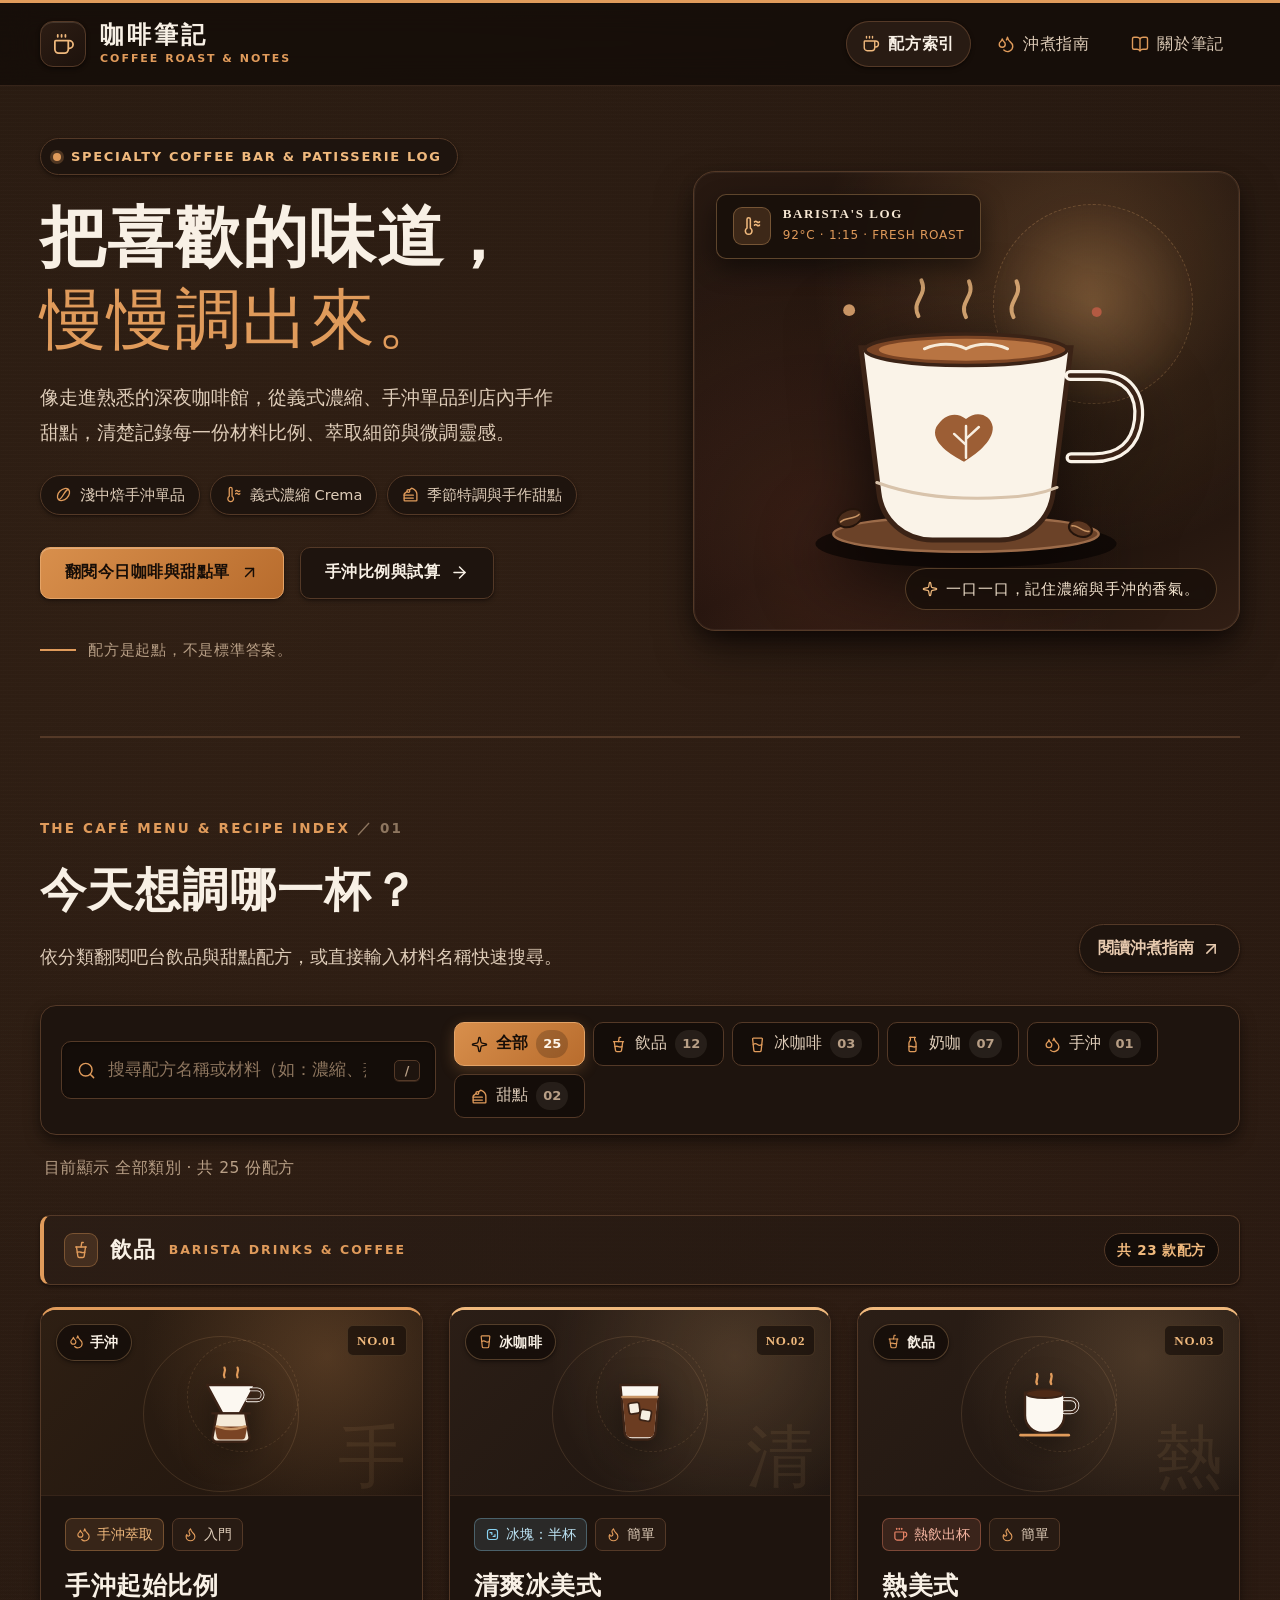
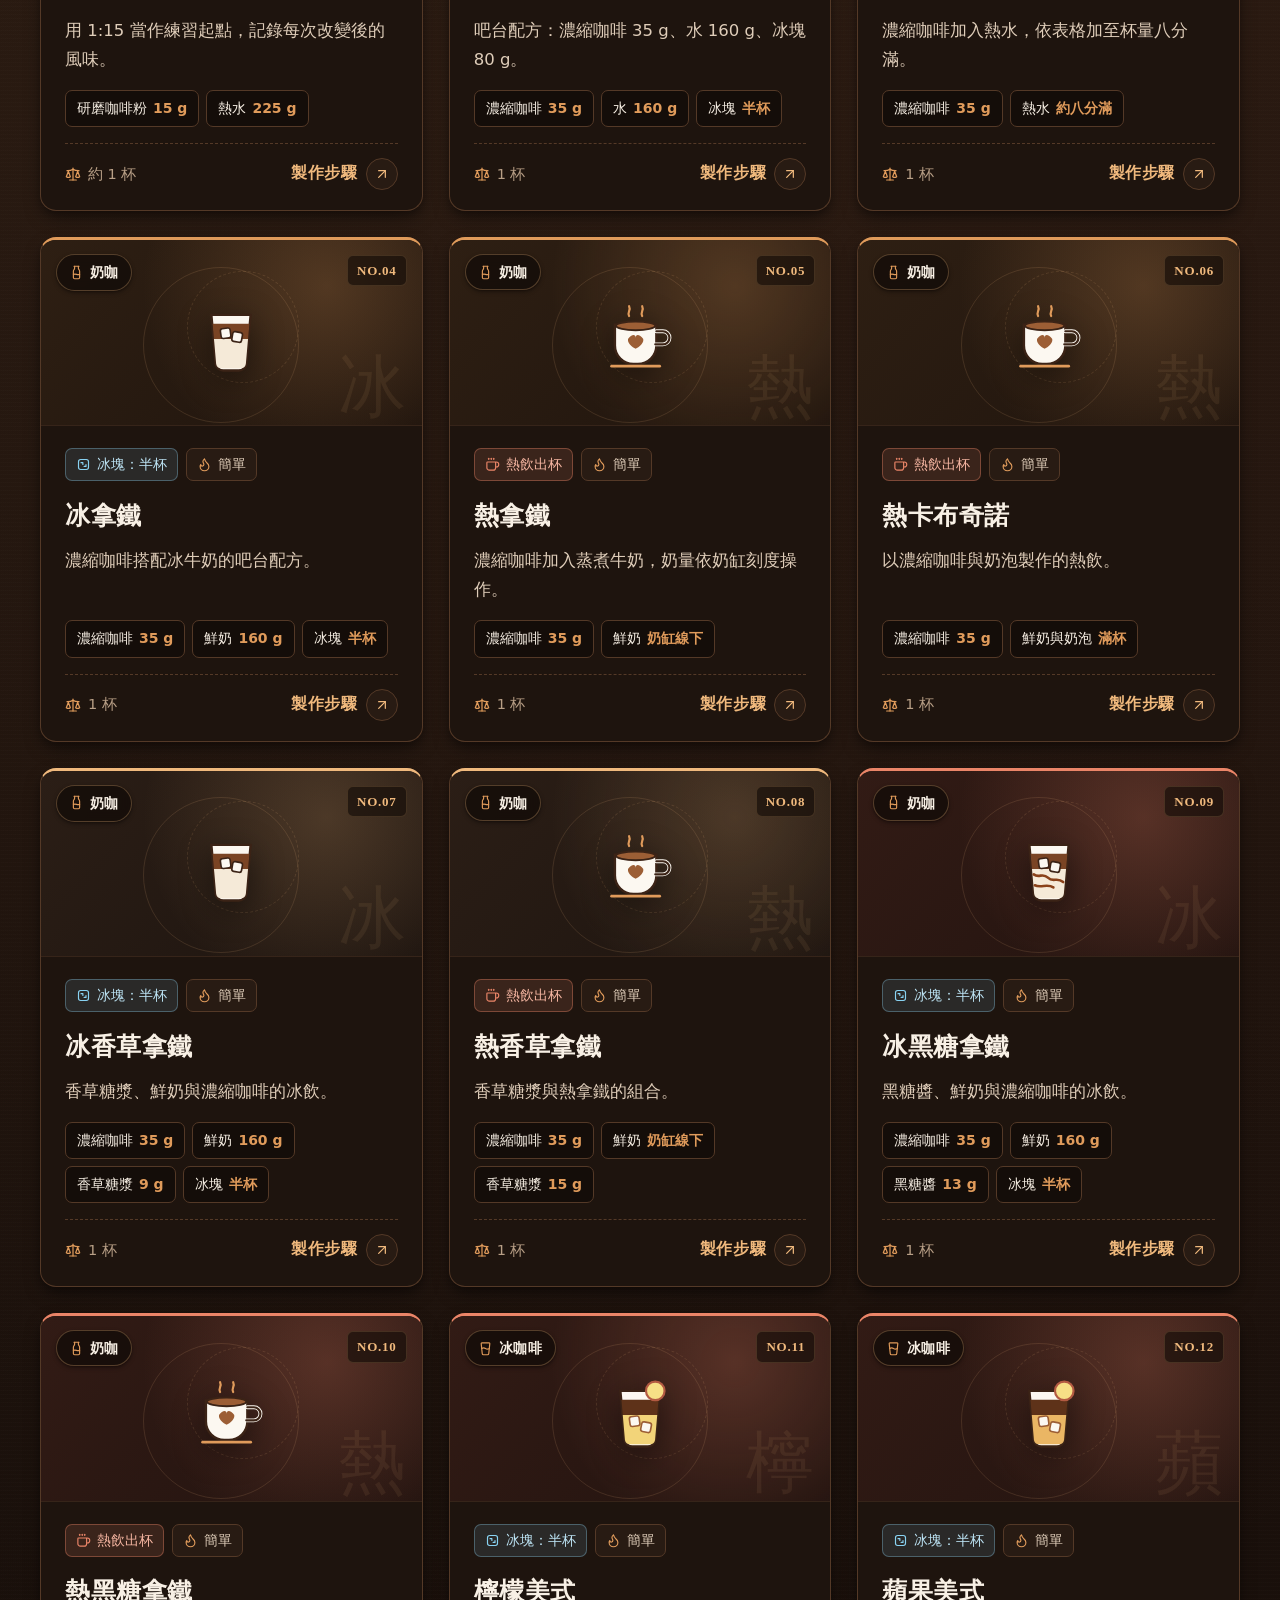
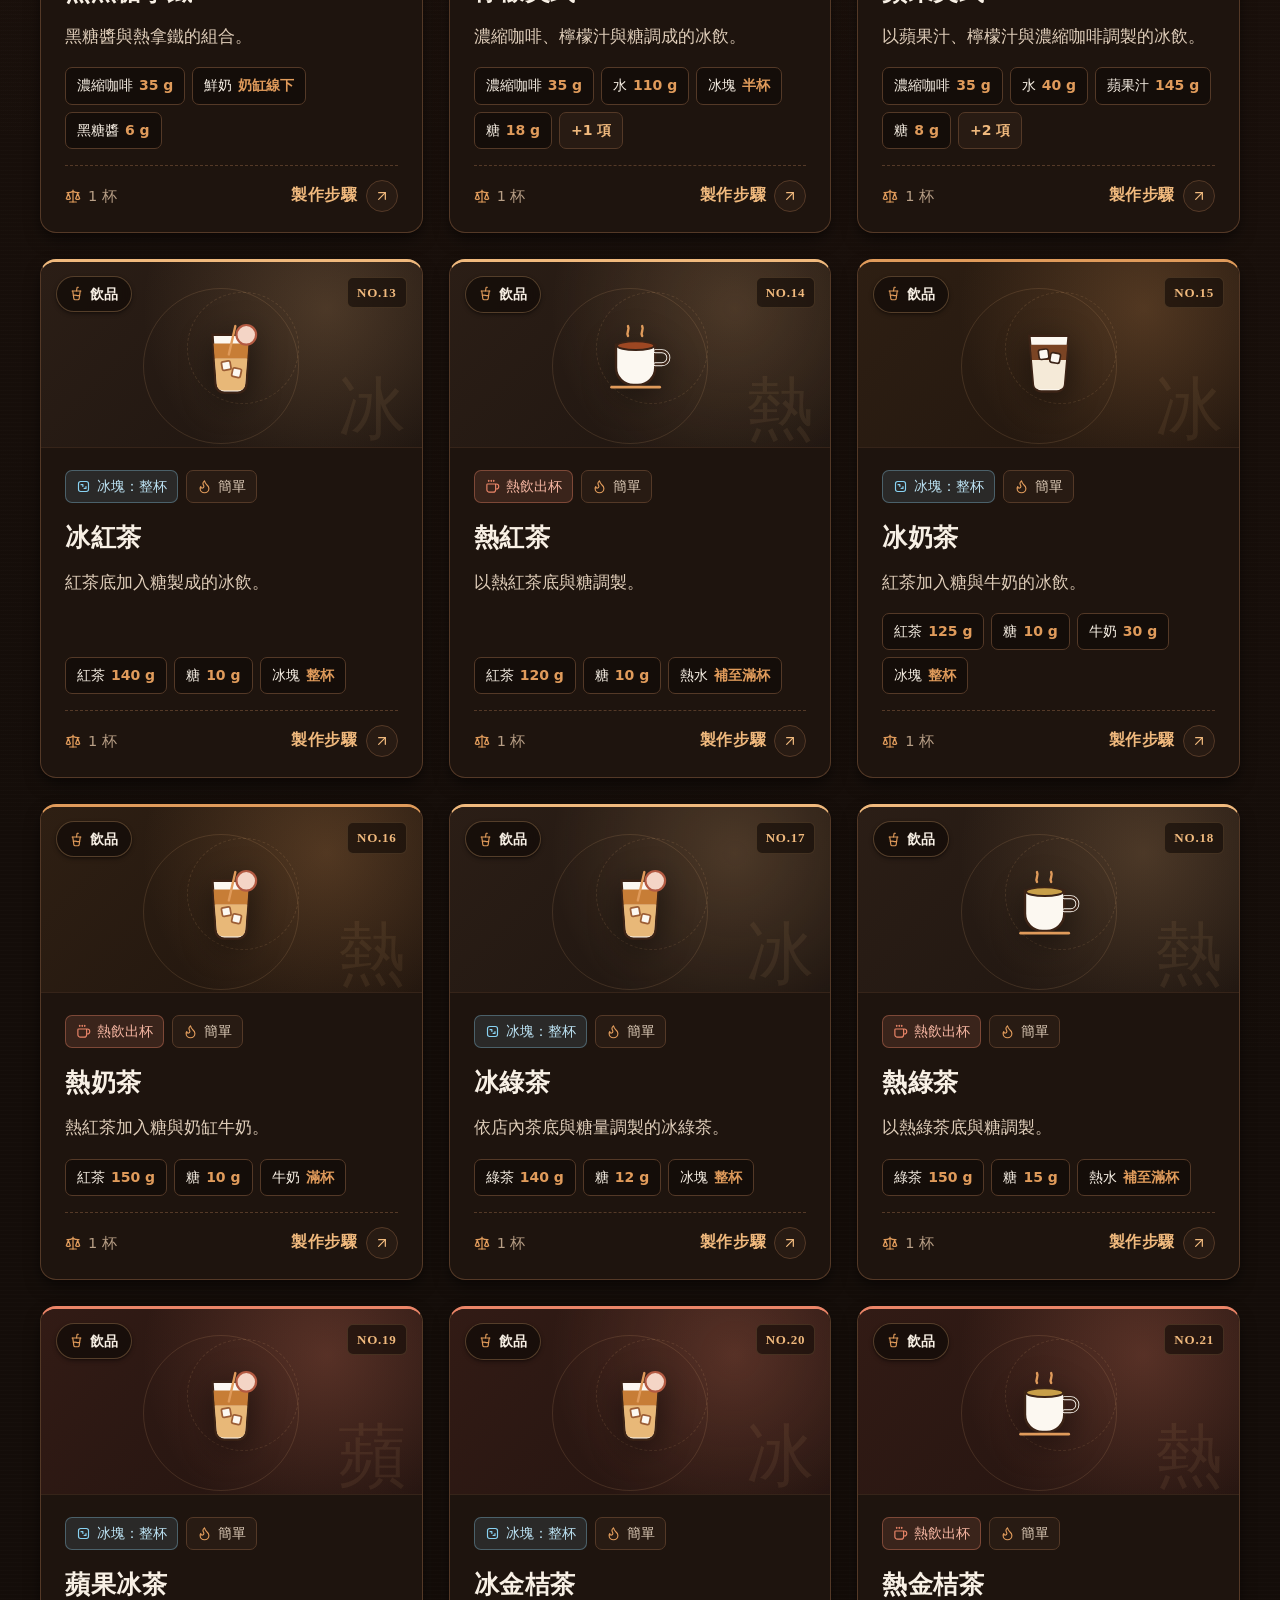
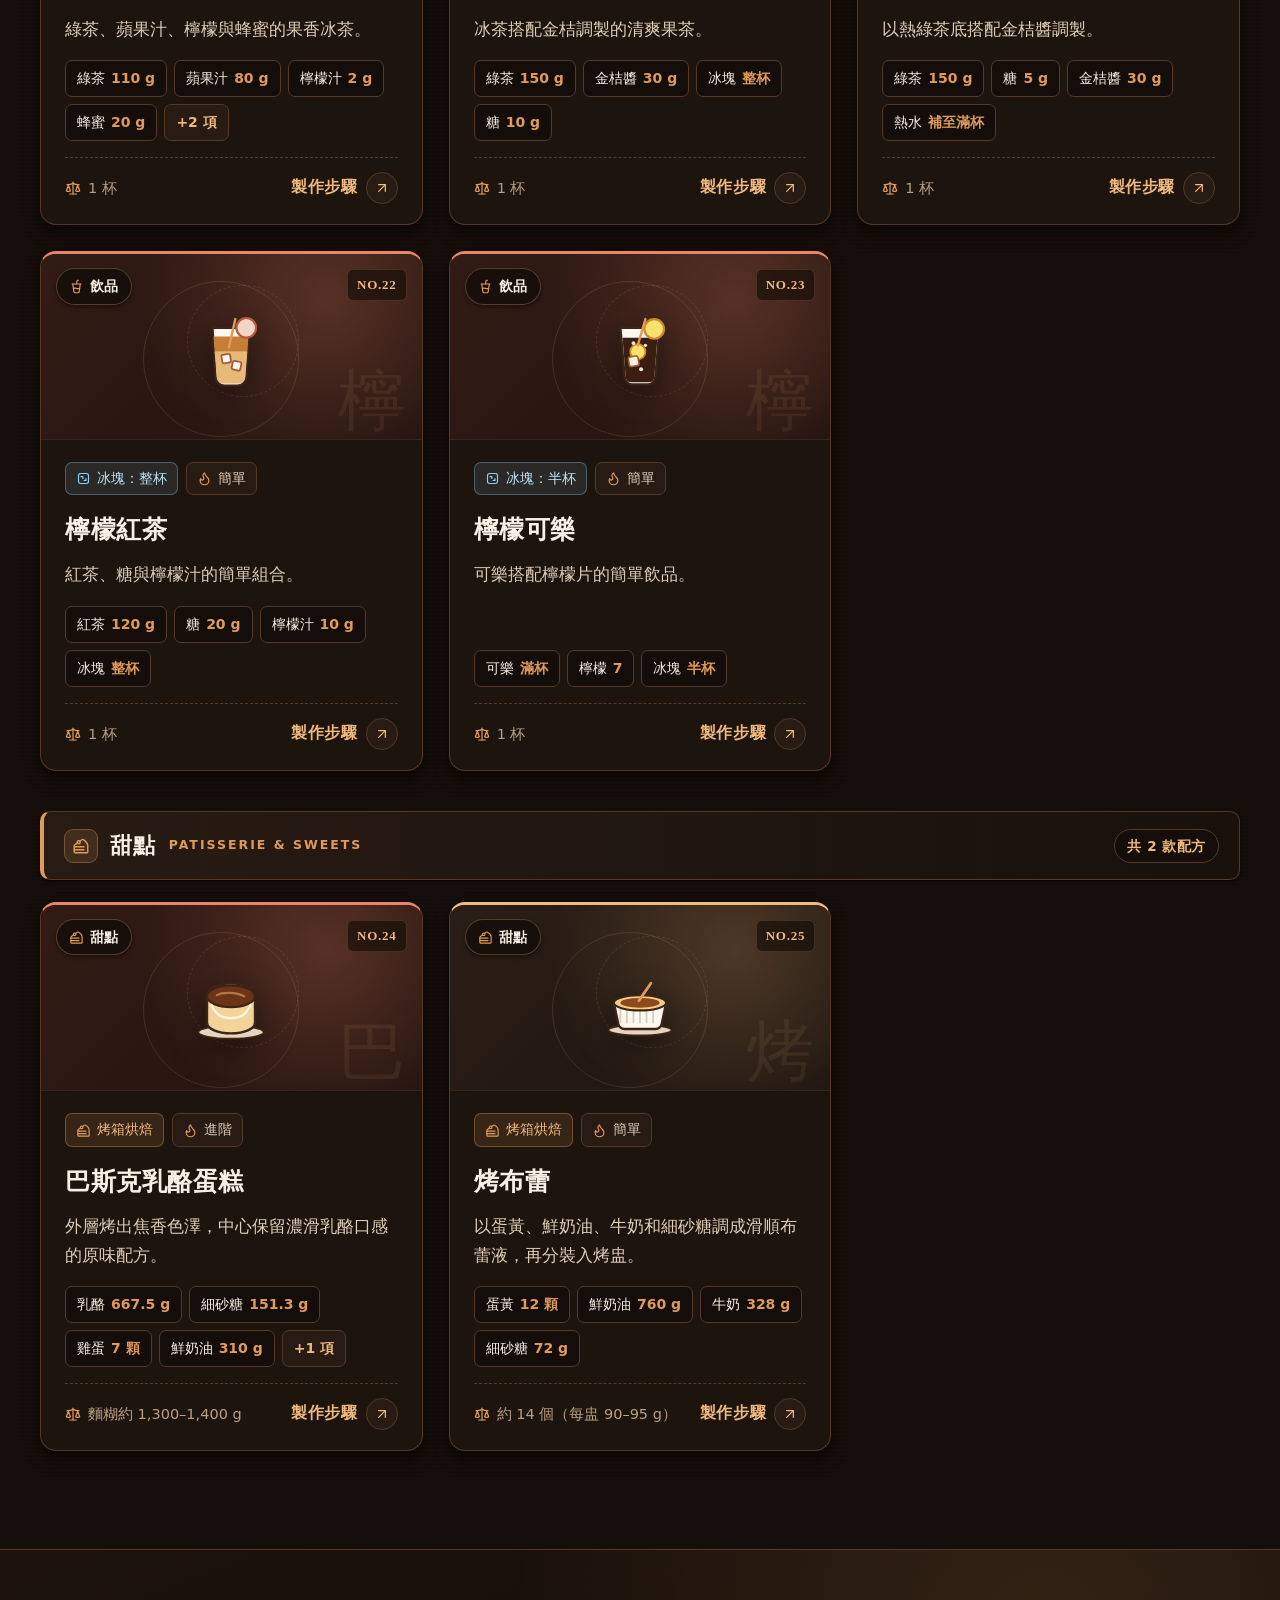
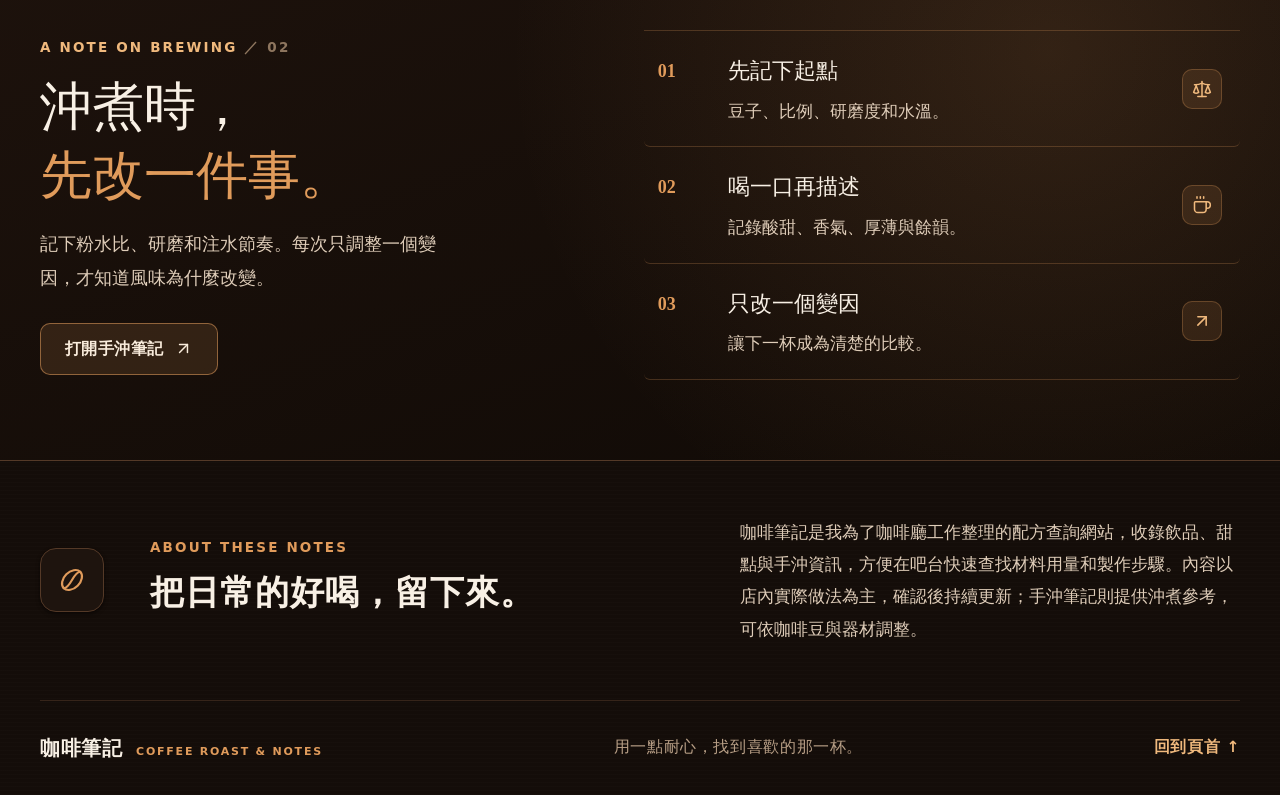
<file: site/index.html>
<!doctype html>
<html lang="zh-Hant">
<head>
  <meta charset="utf-8">
  <meta name="viewport" content="width=device-width, initial-scale=1">
  <meta name="theme-color" content="#140d09">
  <meta name="description" content="咖啡筆記，整理咖啡飲品、甜點配方與手沖心得。">
  <title>咖啡筆記｜把喜歡的味道慢慢調出來</title>
  <link rel="stylesheet" href="assets/site.css?v=20261115-bar-ui">
  <script src="assets/site.js?v=20261115-bar-ui" defer></script>
</head>
<body>
  <a class="skip-link" href="#main-content">跳到主要內容</a>
  <header class="site-header">
    <div class="header-inner shell">
      <a class="brand" href="index.html" aria-label="咖啡筆記首頁">
        <span class="brand-mark" aria-hidden="true">
          <svg class="pulso-icon" viewBox="0 0 24 24" fill="none">
            <path class="pi-float-1" d="M10 2v2"/>
            <path class="pi-float-2" d="M14 2v2"/>
            <path class="pi-float-3" d="M6 2v2"/>
            <path class="pi-press" d="M16 8a1 1 0 0 1 1 1v8a4 4 0 0 1-4 4H7a4 4 0 0 1-4-4V9a1 1 0 0 1 1-1h14a4 4 0 1 1 0 8h-1"/>
          </svg>
        </span>
        <span class="brand-copy"><strong>咖啡筆記</strong><small>COFFEE ROAST &amp; NOTES</small></span>
      </a>
      <nav class="main-nav" aria-label="主要導覽">
        <a class="nav-link is-current" href="index.html">
          <svg class="pulso-icon nav-icon" viewBox="0 0 24 24" fill="none" aria-hidden="true">
            <path class="pi-float-1" d="M10 2v2"/><path class="pi-float-2" d="M14 2v2"/><path class="pi-press" d="M16 8a1 1 0 0 1 1 1v8a4 4 0 0 1-4 4H7a4 4 0 0 1-4-4V9a1 1 0 0 1 1-1h14a4 4 0 1 1 0 8h-1"/><path class="pi-float-3" d="M6 2v2"/>
          </svg>
          配方索引
        </a>
        <a class="nav-link" href="brew-guide.html">
          <svg class="pulso-icon nav-icon" viewBox="0 0 24 24" fill="none" aria-hidden="true">
            <path class="pi-drop-1" d="M7 16.3c2.2 0 4-1.83 4-4.05 0-1.16-.57-2.26-1.71-3.19S7.29 6.75 7 5.3c-.29 1.45-1.14 2.84-2.29 3.76S3 11.1 3 12.25c0 2.22 1.8 4.05 4 4.05z"/>
            <path class="pi-drop-2" d="M12.56 6.6A10.97 10.97 0 0 0 14 3.02c.5 2.5 2 4.9 4 6.5s3 3.5 3 5.5a6.98 6.98 0 0 1-11.91 4.97"/>
          </svg>
          沖煮指南
        </a>
        <a class="nav-link nav-about" href="#about">
          <svg class="pulso-icon nav-icon" viewBox="0 0 24 24" fill="none" aria-hidden="true">
            <path d="M12 5v16"/><path class="pi-press" d="M20.001 19A2 2 0 0022 17V5a2 2 0 00-1.999-2L16 3.002A5 5 0 0012 5a5 5 0 00-4-2H4a2 2 0 00-2 2v12a2 2 0 001.999 2H8a5 5 0 014 2 5 5 0 014-2z"/>
          </svg>
          關於筆記
        </a>
      </nav>
    </div>
  </header>

  <main id="main-content">
    <section class="hero shell" aria-labelledby="hero-title">
      <div class="hero-copy">
        <div class="eyebrow-badge">
          <span class="eyebrow-dot"></span>
          <span>SPECIALTY COFFEE BAR &amp; PATISSERIE LOG</span>
        </div>
        <h1 id="hero-title">把喜歡的味道，<br><em>慢慢調出來。</em></h1>
        <p class="hero-description">像走進熟悉的深夜咖啡館，從義式濃縮、手沖單品到店內手作甜點，清楚記錄每一份材料比例、萃取細節與微調靈感。</p>
        <div class="hero-roast-tags" aria-label="吧台日常沖煮與烘焙方向">
          <span class="roast-tag">
            <svg class="pulso-icon" viewBox="0 0 24 24" fill="none" aria-hidden="true">
              <path class="pi-wobble" d="M19.07 4.93A10 7 -45 0 0 4.93 19.07 10 7 -45 0 0 19.07 4.93z"/>
              <path d="M4.93 19.07C11 19 13 5 19.07 4.93"/>
            </svg>
            淺中焙手沖單品
          </span>
          <span class="roast-tag">
            <svg class="pulso-icon" viewBox="0 0 24 24" fill="none" aria-hidden="true">
              <path class="pi-press" d="M10 4v10.54a4 4 0 1 1-4 0V4a2 2 0 0 1 4 0Z"/>
              <path class="pi-float-1" d="M15 7c1-1 2-1 3 0s2 1 3 0"/>
              <path class="pi-float-2" d="M15 11c1-1 2-1 3 0s2 1 3 0"/>
            </svg>
            義式濃縮 Crema
          </span>
          <span class="roast-tag">
            <svg class="pulso-icon" viewBox="0 0 24 24" fill="none" aria-hidden="true">
              <path class="pi-grow-x" d="M16 13H3"/><path class="pi-grow-x" d="M16 17H3"/>
              <path class="pi-jelly" d="m7.2 7.9-3.388 2.5A2 2 0 0 0 3 12.01V20a1 1 0 0 0 1 1h16a1 1 0 0 0 1-1v-8.654c0-2-2.44-6.026-6.44-8.026a1 1 0 0 0-1.082.057L10.4 5.6"/>
              <circle class="pi-float-1" cx="9" cy="7" r="2"/>
            </svg>
            季節特調與手作甜點
          </span>
        </div>
        <div class="hero-actions">
          <a class="button button-dark" href="#recipes">
            翻閱今日咖啡與甜點單
            <svg class="pulso-icon" viewBox="0 0 24 24" fill="none" aria-hidden="true">
              <path class="pi-shoot" d="M7 7h10v10"/><path class="pi-shoot" d="M7 17 17 7"/>
            </svg>
          </a>
          <a class="button button-secondary" href="brew-guide.html">
            手沖比例與試算
            <svg class="pulso-icon" viewBox="0 0 24 24" fill="none" aria-hidden="true">
              <path class="pi-slide-r" d="M5 12h14"/><path class="pi-slide-r" d="m12 5 7 7-7 7"/>
            </svg>
          </a>
        </div>
        <div class="hero-note">
          <span class="note-line"></span>
          <span>配方是起點，不是標準答案。</span>
        </div>
      </div>

      <div class="hero-art" aria-hidden="true">
        <div class="art-sun"></div>
        <!-- Landify / Untitled UI 風格懸浮吧台資訊卡 -->
        <div class="art-stamp">
          <div class="stamp-icon">
            <svg class="pulso-icon" viewBox="0 0 24 24" fill="none">
              <path class="pi-press" d="M10 4v10.54a4 4 0 1 1-4 0V4a2 2 0 0 1 4 0Z"/>
              <path class="pi-float-1" d="M15 7c1-1 2-1 3 0s2 1 3 0"/>
              <path class="pi-float-2" d="M15 11c1-1 2-1 3 0s2 1 3 0"/>
            </svg>
          </div>
          <div>
            <strong>BARISTA'S LOG</strong>
            <span>92°C · 1:15 · FRESH ROAST</span>
          </div>
        </div>

        <svg class="hero-cup" viewBox="0 0 420 380" fill="none">
          <!-- 胡桃木杯墊與柔和陰影 -->
          <ellipse cx="210" cy="326" rx="152" ry="24" fill="#090503" opacity=".7"/>
          <ellipse cx="210" cy="316" rx="134" ry="18" fill="#6b4228" stroke="#9c6b49" stroke-width="2.5"/>
          <!-- 陶瓷咖啡杯身 -->
          <path d="M104 128h212l-18 146c-3 28-26 48-54 48h-68c-28 0-51-20-54-48L104 128Z" fill="#faf3e8" stroke="#3b2316" stroke-width="5"/>
          <!-- 杯把 -->
          <path d="M315 156h30c28 0 42 19 39 45-3 24-18 38-45 38h-23" stroke="#faf3e8" stroke-width="11" stroke-linecap="round"/>
          <path d="M315 156h30c28 0 42 19 39 45-3 24-18 38-45 38h-23" stroke="#3b2316" stroke-width="4.5" stroke-linecap="round"/>
          <!-- 濃縮咖啡液與焦糖 Crema 層 -->
          <ellipse cx="210" cy="130" rx="102" ry="16" fill="#7a4424" stroke="#3b2316" stroke-width="3.5"/>
          <ellipse cx="210" cy="130" rx="88" ry="11" fill="#b87442"/>
          <path d="M168 129c14-6 30-6 42 0 12-6 28-6 42 0" stroke="#f7ebd9" stroke-width="3" stroke-linecap="round"/>
          <!-- 杯身拿鐵拉花愛心圖騰 -->
          <path d="M180 208c8-13 20-16 30-8 10-9 25-5 27 8 1 15-19 29-29 35-12-6-35-20-28-35Z" fill="#9c5e35"/>
          <path d="M210 239v-32m0 19-12-11m12 5 13-12" stroke="#f8efe2" stroke-width="2.5" stroke-linecap="round"/>
          <path d="M120 264c38 14 82 18 130 15 22-1 40-5 52-10" stroke="#d8c3ab" stroke-width="3" stroke-linecap="round"/>
          <!-- 氤氳熱氣 -->
          <path d="M162 96c-8-16 10-20 3-36m45 37c-8-16 10-20 3-36m45 36c-8-16 10-20 3-36" stroke="#e2b079" stroke-width="4" stroke-linecap="round" opacity=".88"/>
          <!-- 散落的烘焙咖啡豆 -->
          <g transform="translate(76 296) rotate(-22)">
            <ellipse cx="14" cy="10" rx="13" ry="8.5" fill="#4a2c1a" stroke="#24140b" stroke-width="2"/>
            <path d="M4 10c6-3 14 3 20 0" stroke="#c89464" stroke-width="1.6" stroke-linecap="round"/>
          </g>
          <g transform="translate(316 298) rotate(18)">
            <ellipse cx="13" cy="9" rx="12" ry="8" fill="#5c3721" stroke="#24140b" stroke-width="2"/>
            <path d="M4 9c5-3 13 3 18 0" stroke="#c89464" stroke-width="1.6" stroke-linecap="round"/>
          </g>
          <circle cx="92" cy="90" r="6" fill="#c89464"/><circle cx="342" cy="92" r="5" fill="#b35a42"/>
        </svg>

        <span class="art-caption">
          <svg class="pulso-icon" viewBox="0 0 24 24" fill="none">
            <path class="pi-twinkle" d="M11.017 2.814a1 1 0 0 1 1.966 0l1.051 5.558a2 2 0 0 0 1.594 1.594l5.558 1.051a1 1 0 0 1 0 1.966l-5.558 1.051a2 2 0 0 0-1.594 1.594l-1.051 5.558a1 1 0 0 1-1.966 0l-1.051-5.558a2 2 0 0 0-1.594-1.594l-5.558-1.051a1 1 0 0 1 0-1.966l5.558-1.051a2 2 0 0 0 1.594-1.594z"/>
          </svg>
          一口一口，記住濃縮與手沖的香氣。
        </span>
      </div>
    </section>

    <section class="recipe-section shell" id="recipes" aria-labelledby="recipes-title">
      <div class="section-heading">
        <div>
          <p class="eyebrow section-kicker">THE CAFÉ MENU &amp; RECIPE INDEX <span>／ 01</span></p>
          <h2 id="recipes-title">今天想調哪一杯？</h2>
          <p class="section-intro">依分類翻閱吧台飲品與甜點配方，或直接輸入材料名稱快速搜尋。</p>
        </div>
        <a class="all-link" href="brew-guide.html">
          閱讀沖煮指南
          <svg class="pulso-icon" viewBox="0 0 24 24" fill="none" aria-hidden="true">
            <path class="pi-shoot" d="M7 7h10v10"/><path class="pi-shoot" d="M7 17 17 7"/>
          </svg>
        </a>
      </div>

      <div class="recipe-tools">
        <label class="search-box">
          <svg class="pulso-icon" viewBox="0 0 24 24" fill="none" aria-hidden="true">
            <circle cx="11" cy="11" r="8"/><path d="m21 21-4.3-4.3"/>
          </svg>
          <span class="visually-hidden">搜尋配方</span>
          <input id="recipe-search" type="search" placeholder="搜尋配方名稱或材料（如：濃縮、燕麥奶、乳酪）…" autocomplete="off">
          <button id="search-clear" class="search-clear" type="button" aria-label="清除搜尋條件" hidden>×</button>
          <kbd>/</kbd>
        </label>
        <div class="filter-list" role="group" aria-label="配方分類">
          <button class="filter-chip is-active" type="button" data-category="全部" aria-pressed="true">
            <svg class="pulso-icon chip-icon" viewBox="0 0 24 24" fill="none" aria-hidden="true">
              <path class="pi-twinkle" d="M11.017 2.814a1 1 0 0 1 1.966 0l1.051 5.558a2 2 0 0 0 1.594 1.594l5.558 1.051a1 1 0 0 1 0 1.966l-5.558 1.051a2 2 0 0 0-1.594 1.594l-1.051 5.558a1 1 0 0 1-1.966 0l-1.051-5.558a2 2 0 0 0-1.594-1.594l-5.558-1.051a1 1 0 0 1 0-1.966l5.558-1.051a2 2 0 0 0 1.594-1.594z"/>
            </svg>
            全部 <span id="recipe-total">00</span>
          </button>
          <button class="filter-chip" type="button" data-category="飲品" aria-pressed="false">
            <svg class="pulso-icon chip-icon" viewBox="0 0 24 24" fill="none" aria-hidden="true">
              <path class="pi-sway" d="m6 8 1.75 12.28a2 2 0 0 0 2 1.72h4.54a2 2 0 0 0 2-1.72L18 8"/>
              <path class="pi-sway" d="M5 8h14"/>
              <path class="pi-sway" d="M7 15a6.47 6.47 0 0 1 5 0 6.47 6.47 0 0 0 5 0"/>
              <path class="pi-swing" d="m12 8 1-6h2"/>
            </svg>
            飲品
          </button>
          <button class="filter-chip" type="button" data-category="冰咖啡" aria-pressed="false">
            <svg class="pulso-icon chip-icon" viewBox="0 0 24 24" fill="none" aria-hidden="true">
              <path class="pi-sway" d="M5.116 4.104A1 1 0 0 1 6.11 3h11.78a1 1 0 0 1 .994 1.105L17.19 20.21A2 2 0 0 1 15.2 22H8.8a2 2 0 0 1-2-1.79z"/>
              <path d="M6 12a5 5 0 0 1 6 0 5 5 0 0 0 6 0"/>
            </svg>
            冰咖啡
          </button>
          <button class="filter-chip" type="button" data-category="奶咖" aria-pressed="false">
            <svg class="pulso-icon chip-icon" viewBox="0 0 24 24" fill="none" aria-hidden="true">
              <path class="pi-sway" d="M8 2h8"/>
              <path class="pi-sway" d="M9 2v2.789a4 4 0 0 1-.672 2.219l-.656.984A4 4 0 0 0 7 10.212V20a2 2 0 0 0 2 2h6a2 2 0 0 0 2-2v-9.789a4 4 0 0 0-.672-2.219l-.656-.984A4 4 0 0 1 15 4.788V2"/>
              <path d="M7 15a6.472 6.472 0 0 1 5 0 6.47 6.47 0 0 0 5 0"/>
            </svg>
            奶咖
          </button>
          <button class="filter-chip" type="button" data-category="手沖" aria-pressed="false">
            <svg class="pulso-icon chip-icon" viewBox="0 0 24 24" fill="none" aria-hidden="true">
              <path class="pi-drop-1" d="M7 16.3c2.2 0 4-1.83 4-4.05 0-1.16-.57-2.26-1.71-3.19S7.29 6.75 7 5.3c-.29 1.45-1.14 2.84-2.29 3.76S3 11.1 3 12.25c0 2.22 1.8 4.05 4 4.05z"/>
              <path class="pi-drop-2" d="M12.56 6.6A10.97 10.97 0 0 0 14 3.02c.5 2.5 2 4.9 4 6.5s3 3.5 3 5.5a6.98 6.98 0 0 1-11.91 4.97"/>
            </svg>
            手沖
          </button>
          <button class="filter-chip" type="button" data-category="特調" aria-pressed="false">
            <svg class="pulso-icon chip-icon" viewBox="0 0 24 24" fill="none" aria-hidden="true">
              <path class="pi-sway" d="m6 8 1.75 12.28a2 2 0 0 0 2 1.72h4.54a2 2 0 0 0 2-1.72L18 8"/>
              <path class="pi-sway" d="M5 8h14"/>
              <path class="pi-sway" d="M7 15a6.47 6.47 0 0 1 5 0 6.47 6.47 0 0 0 5 0"/>
              <path class="pi-swing" d="m12 8 1-6h2"/>
            </svg>
            特調
          </button>
          <button class="filter-chip" type="button" data-category="甜點" aria-pressed="false">
            <svg class="pulso-icon chip-icon" viewBox="0 0 24 24" fill="none" aria-hidden="true">
              <path class="pi-grow-x" d="M16 13H3"/><path class="pi-grow-x" d="M16 17H3"/>
              <path class="pi-jelly" d="m7.2 7.9-3.388 2.5A2 2 0 0 0 3 12.01V20a1 1 0 0 0 1 1h16a1 1 0 0 0 1-1v-8.654c0-2-2.44-6.026-6.44-8.026a1 1 0 0 0-1.082.057L10.4 5.6"/>
              <circle class="pi-float-1" cx="9" cy="7" r="2"/>
            </svg>
            甜點
          </button>
        </div>
      </div>

      <div class="results-bar">
        <p class="results-count" id="results-count" aria-live="polite">正在整理配方…</p>
      </div>
      <div class="recipe-grid" id="recipe-grid" aria-live="polite"></div>
      <div class="empty-state" id="empty-state" hidden>
        <span class="empty-icon" aria-hidden="true">
          <svg class="pulso-icon" viewBox="0 0 24 24" fill="none">
            <path class="pi-float-1" d="M10 2v2"/><path class="pi-float-2" d="M14 2v2"/><path class="pi-press" d="M16 8a1 1 0 0 1 1 1v8a4 4 0 0 1-4 4H7a4 4 0 0 1-4-4V9a1 1 0 0 1 1-1h14a4 4 0 1 1 0 8h-1"/><path class="pi-float-3" d="M6 2v2"/>
          </svg>
        </span>
        <h3>還沒找到這份配方。</h3>
        <p>試著換個關鍵字，或切回「全部」看看。</p>
        <button id="reset-filters" class="button button-secondary" type="button">顯示全部配方</button>
      </div>
    </section>

    <section class="method-band" aria-labelledby="method-title">
      <div class="shell method-inner">
        <div class="method-copy">
          <p class="eyebrow">A NOTE ON BREWING <span>／ 02</span></p>
          <h2 id="method-title">沖煮時，<br><em>先改一件事。</em></h2>
          <p>記下粉水比、研磨和注水節奏。每次只調整一個變因，才知道風味為什麼改變。</p>
          <a class="button button-outline" href="brew-guide.html">
            打開手沖筆記
            <svg class="pulso-icon" viewBox="0 0 24 24" fill="none" aria-hidden="true">
              <path class="pi-shoot" d="M7 7h10v10"/><path class="pi-shoot" d="M7 17 17 7"/>
            </svg>
          </a>
        </div>
        <div class="method-steps" aria-label="沖煮筆記的三個步驟">
          <article class="method-step">
            <span class="step-number">01</span>
            <div>
              <h3>先記下起點</h3>
              <p>豆子、比例、研磨度和水溫。</p>
            </div>
            <span class="step-mark" aria-hidden="true">
              <svg class="pulso-icon" viewBox="0 0 24 24" fill="none">
                <path d="M12 3v18"/><path class="pi-sway" d="m19 8 3 8a5 5 0 0 1-6 0zV7"/><path class="pi-sway" d="M3 7h1a17 17 0 0 0 8-2 17 17 0 0 0 8 2h1"/><path class="pi-sway" d="m5 8 3 8a5 5 0 0 1-6 0zV7"/><path d="M7 21h10"/>
              </svg>
            </span>
          </article>
          <article class="method-step">
            <span class="step-number">02</span>
            <div>
              <h3>喝一口再描述</h3>
              <p>記錄酸甜、香氣、厚薄與餘韻。</p>
            </div>
            <span class="step-mark" aria-hidden="true">
              <svg class="pulso-icon" viewBox="0 0 24 24" fill="none">
                <path class="pi-float-1" d="M10 2v2"/><path class="pi-float-2" d="M14 2v2"/><path class="pi-press" d="M16 8a1 1 0 0 1 1 1v8a4 4 0 0 1-4 4H7a4 4 0 0 1-4-4V9a1 1 0 0 1 1-1h14a4 4 0 1 1 0 8h-1"/><path class="pi-float-3" d="M6 2v2"/>
              </svg>
            </span>
          </article>
          <article class="method-step">
            <span class="step-number">03</span>
            <div>
              <h3>只改一個變因</h3>
              <p>讓下一杯成為清楚的比較。</p>
            </div>
            <span class="step-mark" aria-hidden="true">
              <svg class="pulso-icon" viewBox="0 0 24 24" fill="none">
                <path class="pi-shoot" d="M7 7h10v10"/><path class="pi-shoot" d="M7 17 17 7"/>
              </svg>
            </span>
          </article>
        </div>
      </div>
    </section>

    <section class="about-section shell" id="about" aria-labelledby="about-title">
      <div class="about-mark" aria-hidden="true">
        <svg class="pulso-icon" viewBox="0 0 24 24" fill="none">
          <path class="pi-wobble" d="M19.07 4.93A10 7 -45 0 0 4.93 19.07 10 7 -45 0 0 19.07 4.93z"/>
          <path d="M4.93 19.07C11 19 13 5 19.07 4.93"/>
        </svg>
      </div>
      <div>
        <p class="eyebrow">ABOUT THESE NOTES</p>
        <h2 id="about-title">把日常的好喝，<br class="mobile-break">留下來。</h2>
      </div>
      <p class="about-copy">咖啡筆記是我為了咖啡廳工作整理的配方查詢網站，收錄飲品、甜點與手沖資訊，方便在吧台快速查找材料用量和製作步驟。內容以店內實際做法為主，確認後持續更新；手沖筆記則提供沖煮參考，可依咖啡豆與器材調整。</p>
    </section>
  </main>

  <footer class="site-footer shell">
    <a class="footer-brand" href="index.html">咖啡筆記 <span>COFFEE ROAST &amp; NOTES</span></a>
    <p>用一點耐心，找到喜歡的那一杯。</p>
    <a class="back-top" href="#main-content">回到頁首 ↑</a>
  </footer>

  <dialog class="recipe-dialog" id="recipe-dialog" aria-labelledby="dialog-title">
    <form method="dialog">
      <button class="dialog-close" aria-label="關閉配方明細">
        <svg class="pulso-icon" viewBox="0 0 24 24" fill="none" aria-hidden="true">
          <path d="M18 6 6 18"/><path d="m6 6 12 12"/>
        </svg>
      </button>
    </form>
    <div class="dialog-content" id="dialog-content"></div>
  </dialog>
</body>
</html>
</file>
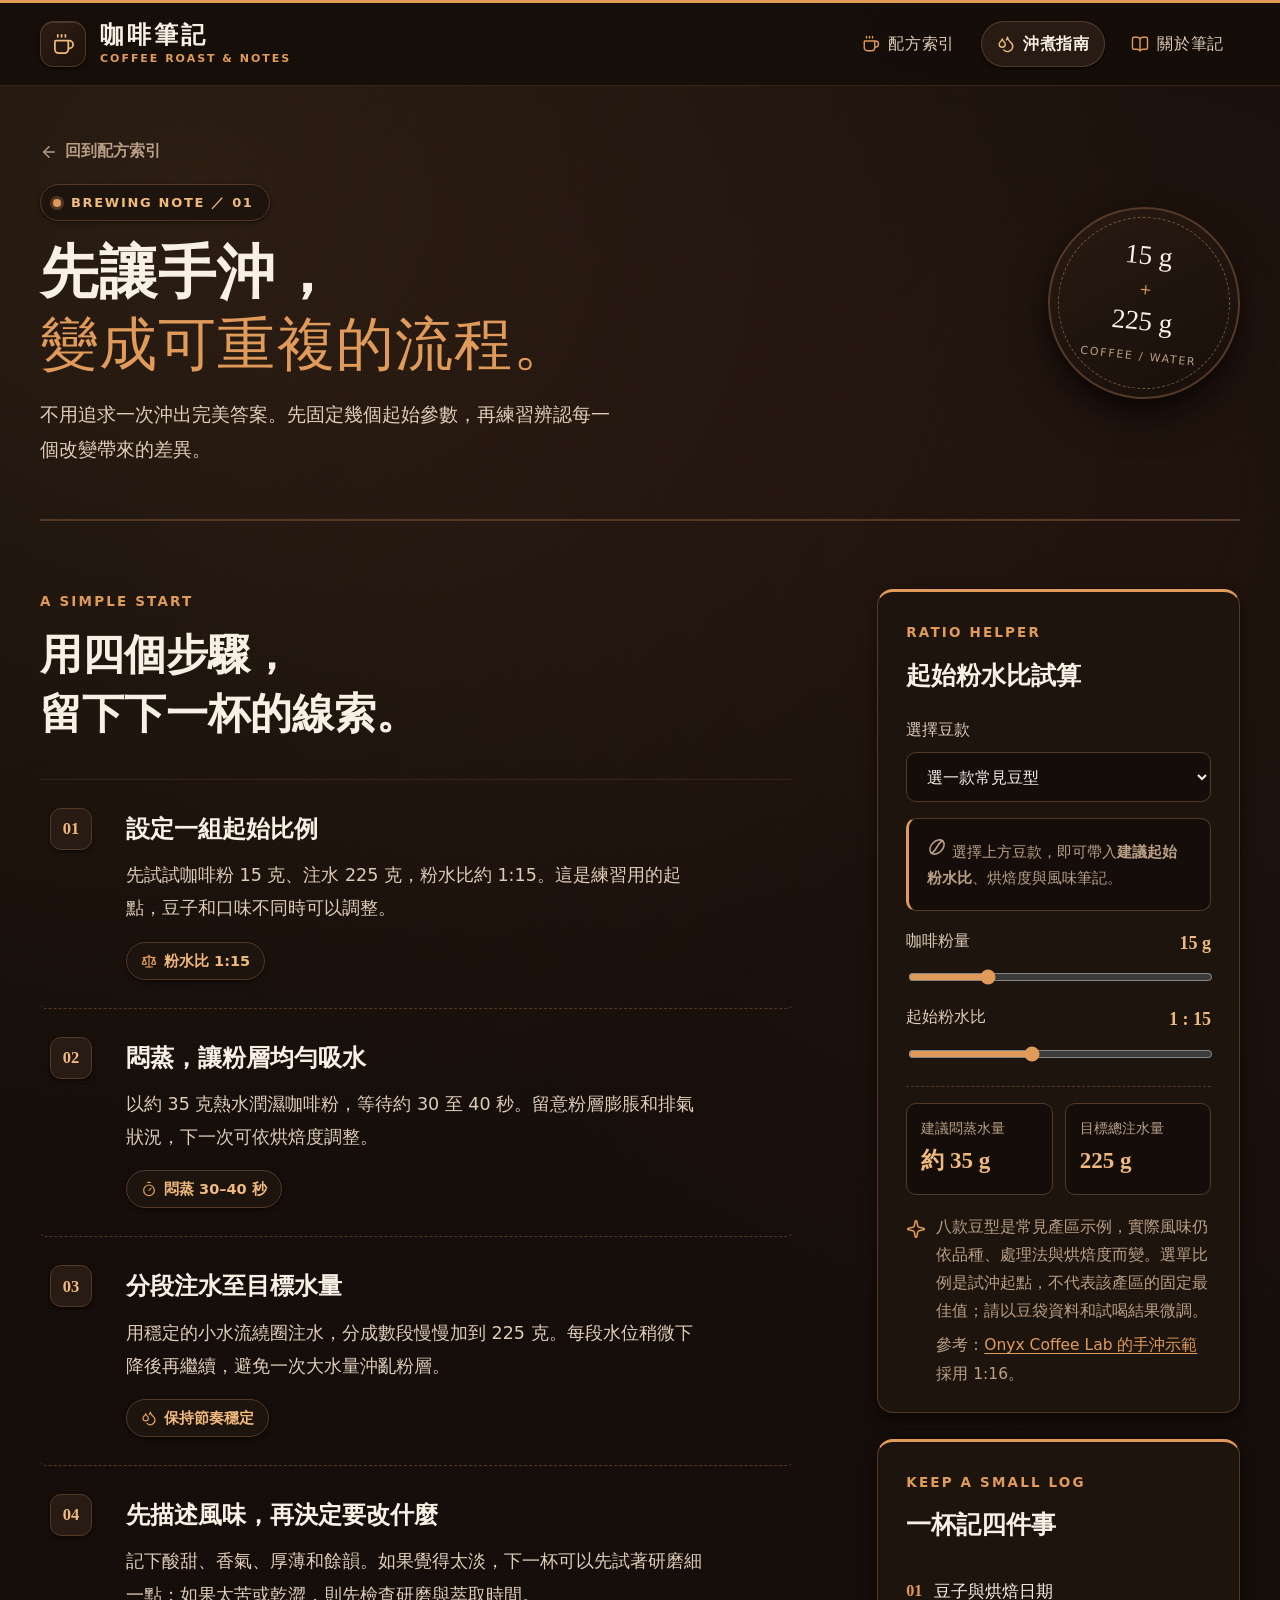
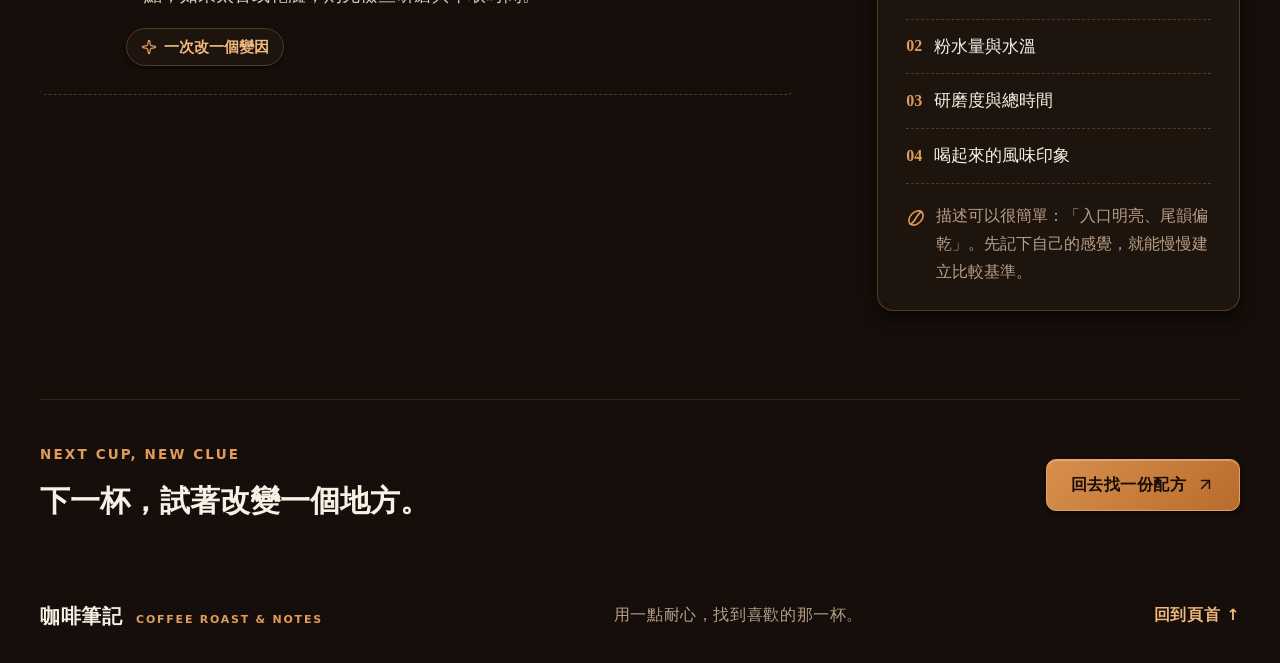
<file: site/brew-guide.html>
<!doctype html>
<html lang="zh-Hant">
<head>
  <meta charset="utf-8">
  <meta name="viewport" content="width=device-width, initial-scale=1">
  <meta name="theme-color" content="#140d09">
  <meta name="description" content="從粉水比、悶蒸到分段注水，建立一份可以反覆調整的手沖咖啡筆記。">
  <title>手沖入門筆記｜咖啡筆記</title>
  <link rel="stylesheet" href="assets/site.css?v=20261115-bar-ui">
  <script src="assets/site.js?v=20261115-bar-ui" defer></script>
</head>
<body>
  <a class="skip-link" href="#main-content">跳到主要內容</a>
  <header class="site-header">
    <div class="header-inner shell">
      <a class="brand" href="index.html" aria-label="咖啡筆記首頁">
        <span class="brand-mark" aria-hidden="true">
          <svg class="pulso-icon" viewBox="0 0 24 24" fill="none">
            <path class="pi-float-1" d="M10 2v2"/><path class="pi-float-2" d="M14 2v2"/><path class="pi-float-3" d="M6 2v2"/>
            <path class="pi-press" d="M16 8a1 1 0 0 1 1 1v8a4 4 0 0 1-4 4H7a4 4 0 0 1-4-4V9a1 1 0 0 1 1-1h14a4 4 0 1 1 0 8h-1"/>
          </svg>
        </span>
        <span class="brand-copy"><strong>咖啡筆記</strong><small>COFFEE ROAST &amp; NOTES</small></span>
      </a>
      <nav class="main-nav" aria-label="主要導覽">
        <a class="nav-link" href="index.html">
          <svg class="pulso-icon nav-icon" viewBox="0 0 24 24" fill="none" aria-hidden="true">
            <path class="pi-float-1" d="M10 2v2"/><path class="pi-float-2" d="M14 2v2"/><path class="pi-press" d="M16 8a1 1 0 0 1 1 1v8a4 4 0 0 1-4 4H7a4 4 0 0 1-4-4V9a1 1 0 0 1 1-1h14a4 4 0 1 1 0 8h-1"/><path class="pi-float-3" d="M6 2v2"/>
          </svg>
          配方索引
        </a>
        <a class="nav-link is-current" href="brew-guide.html" aria-current="page">
          <svg class="pulso-icon nav-icon" viewBox="0 0 24 24" fill="none" aria-hidden="true">
            <path class="pi-drop-1" d="M7 16.3c2.2 0 4-1.83 4-4.05 0-1.16-.57-2.26-1.71-3.19S7.29 6.75 7 5.3c-.29 1.45-1.14 2.84-2.29 3.76S3 11.1 3 12.25c0 2.22 1.8 4.05 4 4.05z"/>
            <path class="pi-drop-2" d="M12.56 6.6A10.97 10.97 0 0 0 14 3.02c.5 2.5 2 4.9 4 6.5s3 3.5 3 5.5a6.98 6.98 0 0 1-11.91 4.97"/>
          </svg>
          沖煮指南
        </a>
        <a class="nav-link nav-about" href="index.html#about">
          <svg class="pulso-icon nav-icon" viewBox="0 0 24 24" fill="none" aria-hidden="true">
            <path d="M12 5v16"/><path class="pi-press" d="M20.001 19A2 2 0 0022 17V5a2 2 0 00-1.999-2L16 3.002A5 5 0 0012 5a5 5 0 00-4-2H4a2 2 0 00-2 2v12a2 2 0 001.999 2H8a5 5 0 014 2 5 5 0 014-2z"/>
          </svg>
          關於筆記
        </a>
      </nav>
    </div>
  </header>

  <main id="main-content" class="guide-page">
    <section class="guide-hero shell" aria-labelledby="guide-title">
      <div class="guide-hero-copy">
        <a class="back-link" href="index.html">
          <svg class="pulso-icon" viewBox="0 0 24 24" fill="none" aria-hidden="true">
            <path d="M19 12H5"/><path d="m12 19-7-7 7-7"/>
          </svg>
          回到配方索引
        </a>
        <div class="eyebrow-badge">
          <span class="eyebrow-dot"></span>
          <span>BREWING NOTE ／ 01</span>
        </div>
        <h1 id="guide-title">先讓手沖，<br><em>變成可重複的流程。</em></h1>
        <p>不用追求一次沖出完美答案。先固定幾個起始參數，再練習辨認每一個改變帶來的差異。</p>
      </div>
      <div class="guide-stamp" aria-hidden="true">
        <span id="stamp-coffee">15 g</span>
        <i>＋</i>
        <span id="stamp-water">225 g</span>
        <small>COFFEE / WATER</small>
      </div>
    </section>

    <section class="guide-content shell" aria-label="手沖流程">
      <div class="guide-main">
        <p class="eyebrow">A SIMPLE START</p>
        <h2>用四個步驟，<br>留下下一杯的線索。</h2>
        <div class="brew-timeline">
          <article class="brew-step">
            <span class="brew-step-no">01</span>
            <div>
              <h3>設定一組起始比例</h3>
              <p>先試試咖啡粉 15 克、注水 225 克，粉水比約 1:15。這是練習用的起點，豆子和口味不同時可以調整。</p>
              <span class="step-tag">
                <svg class="pulso-icon" viewBox="0 0 24 24" fill="none" aria-hidden="true">
                  <path d="M12 3v18"/><path class="pi-sway" d="m19 8 3 8a5 5 0 0 1-6 0zV7"/><path class="pi-sway" d="M3 7h1a17 17 0 0 0 8-2 17 17 0 0 0 8 2h1"/><path class="pi-sway" d="m5 8 3 8a5 5 0 0 1-6 0zV7"/><path d="M7 21h10"/>
                </svg>
                粉水比 1:15
              </span>
            </div>
          </article>
          <article class="brew-step">
            <span class="brew-step-no">02</span>
            <div>
              <h3>悶蒸，讓粉層均勻吸水</h3>
              <p>以約 35 克熱水潤濕咖啡粉，等待約 30 至 40 秒。留意粉層膨脹和排氣狀況，下一次可依烘焙度調整。</p>
              <span class="step-tag">
                <svg class="pulso-icon" viewBox="0 0 24 24" fill="none" aria-hidden="true">
                  <line x1="10" x2="14" y1="2" y2="2"/><line class="pi-spin" x1="12" x2="15" y1="14" y2="11"/><circle cx="12" cy="14" r="8"/>
                </svg>
                悶蒸 30–40 秒
              </span>
            </div>
          </article>
          <article class="brew-step">
            <span class="brew-step-no">03</span>
            <div>
              <h3>分段注水至目標水量</h3>
              <p>用穩定的小水流繞圈注水，分成數段慢慢加到 225 克。每段水位稍微下降後再繼續，避免一次大水量沖亂粉層。</p>
              <span class="step-tag">
                <svg class="pulso-icon" viewBox="0 0 24 24" fill="none" aria-hidden="true">
                  <path class="pi-drop-1" d="M7 16.3c2.2 0 4-1.83 4-4.05 0-1.16-.57-2.26-1.71-3.19S7.29 6.75 7 5.3c-.29 1.45-1.14 2.84-2.29 3.76S3 11.1 3 12.25c0 2.22 1.8 4.05 4 4.05z"/>
                  <path class="pi-drop-2" d="M12.56 6.6A10.97 10.97 0 0 0 14 3.02c.5 2.5 2 4.9 4 6.5s3 3.5 3 5.5a6.98 6.98 0 0 1-11.91 4.97"/>
                </svg>
                保持節奏穩定
              </span>
            </div>
          </article>
          <article class="brew-step">
            <span class="brew-step-no">04</span>
            <div>
              <h3>先描述風味，再決定要改什麼</h3>
              <p>記下酸甜、香氣、厚薄和餘韻。如果覺得太淡，下一杯可以先試著研磨細一點；如果太苦或乾澀，則先檢查研磨與萃取時間。</p>
              <span class="step-tag">
                <svg class="pulso-icon" viewBox="0 0 24 24" fill="none" aria-hidden="true">
                  <path class="pi-twinkle" d="M11.017 2.814a1 1 0 0 1 1.966 0l1.051 5.558a2 2 0 0 0 1.594 1.594l5.558 1.051a1 1 0 0 1 0 1.966l-5.558 1.051a2 2 0 0 0-1.594 1.594l-1.051 5.558a1 1 0 0 1-1.966 0l-1.051-5.558a2 2 0 0 0-1.594-1.594l-5.558-1.051a1 1 0 0 1 0-1.966l5.558-1.051a2 2 0 0 0 1.594-1.594z"/>
                </svg>
                一次改一個變因
              </span>
            </div>
          </article>
        </div>
      </div>

      <aside class="guide-aside">
        <div class="aside-card" aria-labelledby="calc-title">
          <p class="eyebrow">RATIO HELPER</p>
          <h3 id="calc-title">起始粉水比試算</h3>
          <div class="ratio-calc">
            <div class="calc-row bean-select-row">
              <label for="bean-select">選擇豆款</label>
              <select id="bean-select">
                <option value="">選一款常見豆型</option>
              </select>
            </div>
            <div class="bean-profile" id="bean-profile" aria-live="polite">
              選擇豆款後，會帶入建議粉水比並更新目標水量。
            </div>
            <div class="calc-row">
              <label for="calc-coffee">咖啡粉量 <strong id="calc-coffee-val">15 g</strong></label>
              <input id="calc-coffee" type="range" min="10" max="30" step="1" value="15">
            </div>
            <div class="calc-row">
              <label for="calc-ratio">起始粉水比 <strong id="calc-ratio-val">1 : 15</strong></label>
              <input id="calc-ratio" type="range" min="13" max="18" step="0.5" value="15">
            </div>
            <div class="calc-results" aria-live="polite">
              <div class="calc-stat">
                <small>建議悶蒸水量</small>
                <strong id="calc-bloom">約 35 g</strong>
              </div>
              <div class="calc-stat">
                <small>目標總注水量</small>
                <strong id="calc-total">225 g</strong>
              </div>
            </div>
          </div>
          <div class="aside-note">
            <span aria-hidden="true">
              <svg class="pulso-icon" viewBox="0 0 24 24" fill="none">
                <path class="pi-twinkle" d="M11.017 2.814a1 1 0 0 1 1.966 0l1.051 5.558a2 2 0 0 0 1.594 1.594l5.558 1.051a1 1 0 0 1 0 1.966l-5.558 1.051a2 2 0 0 0-1.594 1.594l-1.051 5.558a1 1 0 0 1-1.966 0l-1.051-5.558a2 2 0 0 0-1.594-1.594l-5.558-1.051a1 1 0 0 1 0-1.966l5.558-1.051a2 2 0 0 0 1.594-1.594z"/>
              </svg>
            </span>
            <div>
              <p>八款豆型是常見產區示例，實際風味仍依品種、處理法與烘焙度而變。選單比例是試沖起點，不代表該產區的固定最佳值；請以豆袋資料和試喝結果微調。</p>
              <p>參考：<a href="https://onyxcoffeelab.com/pages/help-me-brew" target="_blank" rel="noopener noreferrer">Onyx Coffee Lab 的手沖示範</a>採用 1:16。</p>
            </div>
          </div>
        </div>

        <div class="aside-card">
          <p class="eyebrow">KEEP A SMALL LOG</p>
          <h3>一杯記四件事</h3>
          <ol class="log-list">
            <li><span>01</span>豆子與烘焙日期</li>
            <li><span>02</span>粉水量與水溫</li>
            <li><span>03</span>研磨度與總時間</li>
            <li><span>04</span>喝起來的風味印象</li>
          </ol>
          <div class="aside-note">
            <span aria-hidden="true">
              <svg class="pulso-icon" viewBox="0 0 24 24" fill="none">
                <path class="pi-wobble" d="M19.07 4.93A10 7 -45 0 0 4.93 19.07 10 7 -45 0 0 19.07 4.93z"/>
                <path d="M4.93 19.07C11 19 13 5 19.07 4.93"/>
              </svg>
            </span>
            <p>描述可以很簡單：「入口明亮、尾韻偏乾」。先記下自己的感覺，就能慢慢建立比較基準。</p>
          </div>
        </div>
      </aside>
    </section>

    <section class="guide-end shell">
      <div>
        <p class="eyebrow">NEXT CUP, NEW CLUE</p>
        <h2>下一杯，試著改變一個地方。</h2>
      </div>
      <a class="button button-dark" href="index.html#recipes">
        回去找一份配方
        <svg class="pulso-icon" viewBox="0 0 24 24" fill="none" aria-hidden="true">
          <path class="pi-shoot" d="M7 7h10v10"/><path class="pi-shoot" d="M7 17 17 7"/>
        </svg>
      </a>
    </section>
  </main>

  <footer class="site-footer shell">
    <a class="footer-brand" href="index.html">咖啡筆記 <span>COFFEE ROAST &amp; NOTES</span></a>
    <p>用一點耐心，找到喜歡的那一杯。</p>
    <a class="back-top" href="#main-content">回到頁首 ↑</a>
  </footer>
</body>
</html>
</file>
<file: site/assets/site.css>
:root {
  color-scheme: dark;
  /* 深夜咖啡館深焙底色（Dark Roast Espresso & Walnut Surfaces） */
  --paper: #140d09;
  --paper-elevated: #1e140e;
  --paper-deep: #281b13;
  --paper-warm: #342318;
  /* 溫潤蒸氣奶泡與燕麥奶文字色（High-Contrast Warm Cream Typography） */
  --ink: #f8f0e5;
  --ink-soft: #dfcdb9;
  --muted: #b89f86;
  --muted-light: #8e765f;
  /* 細線與深胡桃木邊框（Frames X / Untitled UI Dark Mode Borders） */
  --line: #362419;
  --line-strong: #543927;
  /* 咖啡油脂焦糖、琥珀金銅與果韻鼠尾草點綴 */
  --espresso: #f8f0e5;
  --roast: #e8cbb0;
  --caramel: #e09b5b;
  --caramel-strong: #c87d3b;
  --crema: #f0b97d;
  --green: #8fb082;
  --green-dark: #bce0ae;
  --green-tint: rgba(143, 176, 130, 0.16);
  --berry: #eb8568;
  --berry-tint: rgba(235, 133, 104, 0.16);
  --cream-tint: #2d1f16;
  /* Untitled UI / Koala UI 深色多層次陰影與圓角系統 */
  --shadow-xs: 0 2px 4px rgba(5, 3, 2, 0.35), 0 1px 2px rgba(5, 3, 2, 0.25);
  --shadow-sm: 0 8px 20px -4px rgba(5, 3, 2, 0.48), 0 4px 10px -2px rgba(5, 3, 2, 0.32);
  --shadow-md: 0 20px 44px -8px rgba(4, 2, 1, 0.65), 0 8px 18px -4px rgba(4, 2, 1, 0.45);
  --shadow-lg: 0 32px 80px -12px rgba(0, 0, 0, 0.78), 0 12px 28px -6px rgba(0, 0, 0, 0.55);
  --ring-focus: 0 0 0 4px rgba(224, 155, 91, 0.26);
  --radius-xs: 6px;
  --radius-sm: 10px;
  --radius-md: 16px;
  --radius-lg: 22px;
  --serif: "Noto Serif TC", "Songti TC", "PMingLiU", Georgia, serif;
  --sans: "Noto Sans TC", "PingFang TC", "Microsoft JhengHei", system-ui, sans-serif;
}

* {
  box-sizing: border-box;
}

html {
  scroll-behavior: smooth;
}

body {
  margin: 0;
  background-color: var(--paper);
  background-image:
    radial-gradient(circle at 14% 8%, rgba(224, 155, 91, 0.11), transparent 42%),
    radial-gradient(circle at 86% 22%, rgba(179, 90, 66, 0.08), transparent 48%),
    repeating-linear-gradient(
      0deg,
      rgba(255, 240, 220, 0.012) 0px,
      rgba(255, 240, 220, 0.012) 1px,
      transparent 1px,
      transparent 4px
    );
  color: var(--ink);
  font-family: var(--sans);
  font-size: 18px;
  line-height: 1.8;
  -webkit-font-smoothing: antialiased;
}

a {
  color: inherit;
  text-decoration: none;
}

button,
input {
  font: inherit;
}

button {
  color: inherit;
}

.shell {
  width: min(1200px, calc(100% - 64px));
  margin-inline: auto;
}

.visually-hidden {
  position: absolute;
  width: 1px;
  height: 1px;
  padding: 0;
  margin: -1px;
  overflow: hidden;
  clip: rect(0, 0, 0, 0);
  white-space: nowrap;
  border: 0;
}

.skip-link {
  position: fixed;
  z-index: 50;
  top: 12px;
  left: 12px;
  padding: 10px 18px;
  border-radius: var(--radius-sm);
  background: var(--caramel);
  color: #160e09;
  font-size: 15px;
  font-weight: 600;
  transform: translateY(-160%);
  transition: transform 0.2s ease;
}

.skip-link:focus {
  transform: translateY(0);
}

/* ==========================================================================
   PulsoIcon (CityPulso/PulsoIcon) 24×24 Animated SVG Icon System
   ========================================================================== */
.pulso-icon {
  width: 20px;
  height: 20px;
  flex: none;
  fill: none;
  stroke: currentColor;
  stroke-width: 1.85;
  stroke-linecap: round;
  stroke-linejoin: round;
  overflow: visible;
  transition: transform 0.22s cubic-bezier(0.22, 1, 0.36, 1);
}

.pulso-icon * {
  transform-box: fill-box;
  transform-origin: center;
}

@keyframes pi-float {
  0%, 100% {
    transform: translateY(0);
    opacity: 1;
  }
  50% {
    transform: translateY(-2.6px);
    opacity: 0.55;
  }
}

@keyframes pi-press {
  0%, 100% {
    transform: scale(1);
  }
  45% {
    transform: scale(0.92, 0.96) translateY(0.8px);
  }
  75% {
    transform: scale(1.03, 0.99);
  }
}

@keyframes pi-wobble {
  0%, 100% {
    transform: rotate(0deg);
  }
  30% {
    transform: rotate(-12deg) scale(1.05);
  }
  65% {
    transform: rotate(9deg) scale(1.03);
  }
}

@keyframes pi-sway {
  0%, 100% {
    transform: rotate(0deg);
  }
  35% {
    transform: rotate(-7deg);
  }
  70% {
    transform: rotate(7deg);
  }
}

@keyframes pi-swing {
  0%, 100% {
    transform: rotate(0deg);
  }
  40% {
    transform: rotate(14deg) translateY(-1px);
  }
  75% {
    transform: rotate(-8deg);
  }
}

@keyframes pi-jelly {
  0%, 100% {
    transform: scale(1, 1);
  }
  35% {
    transform: scale(1.08, 0.92);
  }
  65% {
    transform: scale(0.95, 1.05);
  }
}

@keyframes pi-grow-x {
  0% {
    transform: scaleX(0.45);
    opacity: 0.5;
  }
  60% {
    transform: scaleX(1.08);
    opacity: 1;
  }
  100% {
    transform: scaleX(1);
    opacity: 1;
  }
}

@keyframes pi-drop {
  0%, 100% {
    transform: translateY(0) scale(1);
  }
  45% {
    transform: translateY(2.2px) scale(0.95, 1.06);
  }
  75% {
    transform: translateY(-1px) scale(1.02, 0.98);
  }
}

@keyframes pi-spin {
  0% {
    transform: rotate(0deg);
  }
  100% {
    transform: rotate(360deg);
  }
}

@keyframes pi-shoot {
  0%, 100% {
    transform: translate(0, 0);
  }
  45% {
    transform: translate(2.6px, -2.6px);
  }
  46% {
    transform: translate(-2px, 2px);
    opacity: 0.45;
  }
}

@keyframes pi-slide-r {
  0%, 100% {
    transform: translateX(0);
  }
  50% {
    transform: translateX(3px);
  }
}

@keyframes pi-twinkle {
  0%, 100% {
    transform: scale(1) rotate(0deg);
  }
  45% {
    transform: scale(1.18) rotate(15deg);
  }
  75% {
    transform: scale(0.92) rotate(-8deg);
  }
}

/* Trigger PulsoIcon sub-element animations on interactive parent hover/focus */
:is(
  a,
  button,
  .roast-tag,
  .recipe-card,
  .method-step,
  .brew-step,
  .art-stamp,
  .about-mark
):is(:hover, :focus-visible) .pi-float-1 {
  animation: pi-float 0.65s ease-in-out infinite;
}

:is(
  a,
  button,
  .roast-tag,
  .recipe-card,
  .method-step,
  .brew-step,
  .art-stamp,
  .about-mark
):is(:hover, :focus-visible) .pi-float-2 {
  animation: pi-float 0.65s ease-in-out 0.12s infinite;
}

:is(
  a,
  button,
  .roast-tag,
  .recipe-card,
  .method-step,
  .brew-step,
  .art-stamp,
  .about-mark
):is(:hover, :focus-visible) .pi-float-3 {
  animation: pi-float 0.65s ease-in-out 0.24s infinite;
}

:is(
  a,
  button,
  .roast-tag,
  .recipe-card,
  .method-step,
  .brew-step,
  .art-stamp
):is(:hover, :focus-visible) .pi-press {
  animation: pi-press 0.52s cubic-bezier(0.22, 1, 0.36, 1);
}

:is(
  a,
  button,
  .roast-tag,
  .recipe-card,
  .about-mark,
  .aside-note
):is(:hover, :focus-visible) .pi-wobble {
  animation: pi-wobble 0.55s cubic-bezier(0.22, 1, 0.36, 1);
}

:is(
  a,
  button,
  .filter-chip,
  .recipe-card,
  .method-step,
  .brew-step
):is(:hover, :focus-visible) .pi-sway {
  animation: pi-sway 0.56s ease-in-out;
}

:is(
  a,
  button,
  .filter-chip,
  .recipe-card
):is(:hover, :focus-visible) .pi-swing {
  animation: pi-swing 0.56s ease-in-out;
}

:is(
  a,
  button,
  .roast-tag,
  .filter-chip,
  .recipe-card
):is(:hover, :focus-visible) .pi-jelly {
  animation: pi-jelly 0.54s ease-in-out;
}

:is(
  a,
  button,
  .roast-tag,
  .filter-chip,
  .recipe-card
):is(:hover, :focus-visible) .pi-grow-x {
  animation: pi-grow-x 0.48s ease-out;
}

:is(
  a,
  button,
  .filter-chip,
  .recipe-card,
  .brew-step
):is(:hover, :focus-visible) .pi-drop-1 {
  animation: pi-drop 0.58s ease-in-out;
}

:is(
  a,
  button,
  .filter-chip,
  .recipe-card,
  .brew-step
):is(:hover, :focus-visible) .pi-drop-2 {
  animation: pi-drop 0.58s ease-in-out 0.1s;
}

:is(
  .recipe-card,
  .brew-step
):is(:hover, :focus-visible) .pi-spin {
  animation: pi-spin 0.65s cubic-bezier(0.22, 1, 0.36, 1);
}

:is(
  a,
  button,
  .recipe-card,
  .method-step
):is(:hover, :focus-visible) .pi-shoot {
  animation: pi-shoot 0.48s cubic-bezier(0.22, 1, 0.36, 1);
}

:is(a, button):is(:hover, :focus-visible) .pi-slide-r {
  animation: pi-slide-r 0.45s cubic-bezier(0.22, 1, 0.36, 1);
}

:is(
  a,
  button,
  .filter-chip,
  .recipe-card,
  .brew-step,
  .hero-art
):is(:hover, :focus-visible) .pi-twinkle {
  animation: pi-twinkle 0.6s ease-in-out;
}

/* ==========================================================================
   Header & Café Signboard Navigation (Dark Roast Glass Bar)
   ========================================================================== */
.site-header {
  position: sticky;
  top: 0;
  z-index: 30;
  height: 86px;
  display: flex;
  align-items: center;
  justify-content: space-between;
  background: rgba(20, 13, 9, 0.86);
  backdrop-filter: blur(16px);
  -webkit-backdrop-filter: blur(16px);
  border-top: 3px solid var(--caramel);
  border-bottom: 1px solid var(--line);
  width: 100%;
}

.site-header.shell {
  padding-inline: max(32px, calc((100% - 1200px) / 2));
}

.header-inner {
  height: 100%;
  display: flex;
  align-items: center;
  justify-content: space-between;
  gap: 24px;
}

.brand {
  display: inline-flex;
  align-items: center;
  gap: 14px;
  transition: transform 0.18s ease, opacity 0.18s ease;
}

.brand:hover {
  opacity: 0.94;
}

.brand-mark {
  display: grid;
  place-items: center;
  width: 46px;
  height: 46px;
  border: 1.5px solid var(--line-strong);
  border-radius: 13px;
  background: linear-gradient(145deg, #2d1d14 0%, #1d120c 100%);
  color: var(--caramel);
  box-shadow:
    inset 0 1px 0 rgba(255, 240, 220, 0.12),
    var(--shadow-xs);
  transition: transform 0.2s ease, border-color 0.2s ease;
}

.brand:hover .brand-mark {
  transform: translateY(-1px);
  border-color: var(--caramel);
}

.brand-mark svg {
  width: 23px;
  height: 23px;
  stroke: var(--crema);
}

.brand-copy {
  display: flex;
  flex-direction: column;
  line-height: 1.15;
}

.brand-copy strong {
  font-family: var(--serif);
  font-size: 24px;
  letter-spacing: 0.12em;
  font-weight: 600;
  color: var(--ink);
}

.brand-copy small {
  margin-top: 4px;
  font-size: 11px;
  letter-spacing: 0.18em;
  color: var(--caramel);
  font-weight: 600;
}

.main-nav {
  display: flex;
  gap: 10px;
  align-items: center;
  font-size: 16px;
  letter-spacing: 0.04em;
}

.nav-link {
  position: relative;
  display: inline-flex;
  align-items: center;
  gap: 8px;
  padding: 9px 16px;
  border-radius: 999px;
  color: var(--ink-soft);
  font-weight: 500;
  transition: background 0.18s ease, color 0.18s ease, box-shadow 0.18s ease;
}

.nav-icon {
  width: 18px;
  height: 18px;
  color: var(--caramel);
  transition: color 0.18s ease;
}

.nav-link:hover,
.nav-link:focus-visible {
  background: rgba(224, 155, 91, 0.12);
  color: var(--ink);
}

.nav-link.is-current {
  background: var(--paper-deep);
  color: var(--ink);
  font-weight: 600;
  box-shadow: var(--shadow-xs), inset 0 0 0 1px var(--line-strong);
}

.nav-link.is-current .nav-icon {
  color: var(--crema);
}

/* ==========================================================================
   Hero Section — Landify / Untitled UI Editorial Split + Midnight Café Bar
   ========================================================================== */
.hero {
  min-height: 560px;
  display: grid;
  grid-template-columns: 1.05fr 0.95fr;
  align-items: center;
  gap: 48px;
  padding-block: 52px 72px;
}

.hero-copy {
  position: relative;
  z-index: 1;
}

/* Untitled UI Pill Badge */
.eyebrow-badge {
  display: inline-flex;
  align-items: center;
  gap: 10px;
  padding: 6px 15px 6px 12px;
  border: 1px solid var(--line-strong);
  border-radius: 999px;
  background: var(--paper-elevated);
  box-shadow: var(--shadow-xs);
  color: var(--crema);
  font-size: 13px;
  font-weight: 600;
  letter-spacing: 0.13em;
  text-transform: uppercase;
}

.eyebrow {
  margin: 0;
  color: var(--caramel);
  font-size: 13.5px;
  font-weight: 600;
  letter-spacing: 0.16em;
  text-transform: uppercase;
}

.eyebrow-dot {
  display: inline-block;
  width: 8px;
  height: 8px;
  background: var(--caramel);
  border-radius: 50%;
  box-shadow: 0 0 0 3px rgba(224, 155, 91, 0.25);
}

.hero h1,
.guide-hero h1 {
  margin: 22px 0 20px;
  font-family: var(--serif);
  font-weight: 600;
  letter-spacing: 0.02em;
  line-height: 1.24;
  color: var(--ink);
  font-size: clamp(44px, 5.2vw, 66px);
}

.hero h1 em,
.guide-hero h1 em,
.method-copy h2 em {
  color: var(--caramel);
  font-style: normal;
  font-weight: 500;
}

.hero-description {
  max-width: 520px;
  margin: 0;
  color: var(--ink-soft);
  font-size: 18.5px;
  line-height: 1.88;
}

/* Sort UI / Koala UI Feature Chips */
.hero-roast-tags {
  display: flex;
  flex-wrap: wrap;
  gap: 10px;
  margin-top: 24px;
}

.roast-tag {
  display: inline-flex;
  align-items: center;
  gap: 8px;
  padding: 6px 14px;
  border: 1px solid var(--line-strong);
  border-radius: 999px;
  background: var(--paper-elevated);
  box-shadow: var(--shadow-xs);
  color: var(--ink-soft);
  font-size: 14.5px;
  font-weight: 500;
  transition: border-color 0.18s ease, transform 0.18s ease, background 0.18s ease;
}

.roast-tag .pulso-icon {
  width: 17px;
  height: 17px;
  color: var(--caramel);
}

.roast-tag:hover {
  border-color: var(--caramel);
  background: var(--paper-deep);
  color: var(--ink);
  transform: translateY(-1px);
}

.hero-actions {
  display: flex;
  flex-wrap: wrap;
  align-items: center;
  gap: 16px;
  margin-top: 32px;
}

/* Untitled UI / Frames X Button System */
.button {
  min-height: 52px;
  display: inline-flex;
  gap: 10px;
  align-items: center;
  justify-content: center;
  padding: 0 24px;
  border: 1px solid transparent;
  border-radius: var(--radius-sm);
  font-size: 16px;
  font-weight: 600;
  letter-spacing: 0.03em;
  cursor: pointer;
  transition:
    background 0.2s ease,
    color 0.2s ease,
    border-color 0.2s ease,
    transform 0.2s cubic-bezier(0.22, 1, 0.36, 1),
    box-shadow 0.2s ease;
}

.button .pulso-icon {
  width: 19px;
  height: 19px;
}

.button:hover {
  transform: translateY(-1.5px);
  box-shadow: var(--shadow-sm);
}

.button:active {
  transform: translateY(0);
}

.button-dark {
  background: linear-gradient(135deg, #d88f4c 0%, #b86c2d 100%);
  color: #160d07;
  border-color: #e4a366;
  box-shadow:
    inset 0 1px 0 rgba(255, 255, 255, 0.28),
    var(--shadow-xs);
}

.button-dark:hover {
  background: linear-gradient(135deg, #e59f5d 0%, #c87b39 100%);
  border-color: #f0b97d;
  color: #120a05;
}

.button-secondary {
  background: var(--paper-elevated);
  color: var(--ink);
  border-color: var(--line-strong);
  box-shadow: var(--shadow-xs);
}

.button-secondary:hover {
  border-color: var(--caramel);
  background: var(--paper-deep);
  color: var(--crema);
}

.text-link,
.all-link,
.back-link {
  display: inline-flex;
  align-items: center;
  gap: 7px;
  font-size: 16px;
  font-weight: 600;
  color: var(--roast);
  transition: color 0.18s ease, transform 0.18s ease;
}

.text-link:hover,
.all-link:hover,
.back-link:hover {
  color: var(--caramel);
}

.hero-note {
  display: flex;
  align-items: center;
  gap: 12px;
  margin-top: 38px;
  color: var(--muted);
  font-size: 15px;
  letter-spacing: 0.05em;
}

.note-line {
  width: 36px;
  height: 1.5px;
  background: var(--caramel);
}

/* Café Bar Visual Showcase (Landify Floating Cards) */
.hero-art {
  min-height: 460px;
  position: relative;
  display: grid;
  place-items: center;
  overflow: hidden;
  border: 1px solid var(--line-strong);
  border-radius: var(--radius-lg);
  background:
    radial-gradient(circle at 72% 24%, rgba(224, 155, 91, 0.26), transparent 52%),
    radial-gradient(circle at 22% 80%, rgba(179, 90, 66, 0.2), transparent 55%),
    linear-gradient(155deg, #281911 0%, #170e09 62%, #311e14 100%);
  box-shadow: var(--shadow-md), inset 0 0 0 1px rgba(255, 235, 210, 0.06);
}

.art-sun {
  position: absolute;
  top: 32px;
  right: 46px;
  width: 200px;
  height: 200px;
  border-radius: 50%;
  background: radial-gradient(circle, rgba(224, 169, 109, 0.26) 0%, rgba(224, 169, 109, 0.03) 70%);
  border: 1px dashed rgba(224, 169, 109, 0.26);
}

.hero-cup {
  position: relative;
  z-index: 1;
  width: min(90%, 416px);
  margin-top: 16px;
  filter: drop-shadow(0 20px 32px rgba(0, 0, 0, 0.6));
}

.art-stamp {
  position: absolute;
  z-index: 2;
  top: 22px;
  left: 22px;
  display: inline-flex;
  align-items: center;
  gap: 12px;
  padding: 11px 16px;
  border: 1px solid rgba(224, 169, 109, 0.35);
  border-radius: var(--radius-sm);
  background: rgba(24, 15, 10, 0.82);
  backdrop-filter: blur(8px);
  -webkit-backdrop-filter: blur(8px);
  color: #f6e7d3;
  box-shadow: 0 10px 24px rgba(0, 0, 0, 0.45);
}

.stamp-icon {
  width: 38px;
  height: 38px;
  display: grid;
  place-items: center;
  border-radius: 9px;
  background: rgba(224, 155, 91, 0.18);
  border: 1px solid rgba(224, 169, 109, 0.35);
  color: var(--crema);
}

.art-stamp strong {
  display: block;
  font-family: var(--serif);
  font-size: 13px;
  letter-spacing: 0.12em;
  line-height: 1.25;
}

.art-stamp span {
  display: block;
  margin-top: 3px;
  font-family: var(--sans);
  font-size: 12px;
  color: var(--caramel);
  letter-spacing: 0.06em;
}

.art-caption {
  position: absolute;
  z-index: 2;
  right: 22px;
  bottom: 20px;
  display: inline-flex;
  align-items: center;
  gap: 8px;
  padding: 7px 16px;
  border-radius: 999px;
  background: rgba(24, 15, 10, 0.78);
  backdrop-filter: blur(6px);
  border: 1px solid rgba(224, 169, 109, 0.3);
  color: #f4e4cf;
  font-family: var(--serif);
  font-size: 14.5px;
  letter-spacing: 0.06em;
}

.art-caption .pulso-icon {
  width: 16px;
  height: 16px;
  color: var(--crema);
}

/* ==========================================================================
   Café Menu Board — Recipe Index Section (Sort UI / Koala UI Card System)
   ========================================================================== */
.recipe-section {
  padding-block: 78px 98px;
  border-top: 2px double var(--line-strong);
}

.section-heading {
  display: flex;
  align-items: flex-end;
  justify-content: space-between;
  gap: 24px;
}

.section-kicker span,
.method-copy .eyebrow span {
  color: var(--muted-light);
}

.section-heading h2,
.about-section h2 {
  margin: 10px 0 8px;
  font-family: var(--serif);
  font-size: clamp(34px, 3.8vw, 46px);
  font-weight: 600;
  color: var(--ink);
  letter-spacing: 0.03em;
}

.section-intro {
  margin: 0;
  color: var(--ink-soft);
  font-size: 18px;
}

.all-link {
  padding: 9px 18px;
  border: 1px solid var(--line-strong);
  border-radius: 999px;
  background: var(--paper-elevated);
  box-shadow: var(--shadow-xs);
}

.all-link:hover {
  border-color: var(--caramel);
  background: var(--paper-deep);
}

/* Search & Category Filter Bar (Sort UI Control Bar) */
.recipe-tools {
  margin-top: 32px;
  padding: 16px 20px;
  display: flex;
  align-items: center;
  justify-content: space-between;
  gap: 18px;
  border: 1px solid var(--line-strong);
  border-radius: var(--radius-md);
  background: var(--paper-elevated);
  box-shadow: var(--shadow-sm);
}

.search-box {
  display: flex;
  align-items: center;
  gap: 12px;
  width: min(410px, 100%);
  padding: 9px 15px;
  border: 1px solid var(--line-strong);
  border-radius: var(--radius-sm);
  background: var(--paper);
  color: var(--muted);
  box-shadow: inset 0 1px 3px rgba(0, 0, 0, 0.35);
  transition: border-color 0.18s ease, box-shadow 0.18s ease, background 0.18s ease;
}

.search-box svg {
  flex: none;
  width: 19px;
  height: 19px;
  color: var(--caramel);
}

.search-box input {
  width: 100%;
  padding: 4px 0;
  outline: 0;
  border: 0;
  background: transparent;
  color: var(--ink);
  font-size: 16.5px;
}

.search-box input::placeholder {
  color: var(--muted-light);
}

.search-box:focus-within {
  border-color: var(--caramel);
  background: #19100b;
  color: var(--ink);
  box-shadow: var(--ring-focus);
}

.search-clear {
  display: inline-grid;
  place-items: center;
  width: 24px;
  height: 24px;
  padding: 0;
  border: 0;
  border-radius: 50%;
  background: var(--paper-deep);
  color: var(--ink-soft);
  font-size: 15px;
  line-height: 1;
  cursor: pointer;
}

.search-clear:hover {
  background: var(--berry-tint);
  color: var(--berry);
}

.search-clear[hidden] {
  display: none;
}

.search-box kbd {
  min-width: 26px;
  padding: 2px 7px;
  border: 1px solid var(--line-strong);
  border-radius: 5px;
  background: var(--paper-elevated);
  box-shadow: 0 1px 0 var(--line);
  text-align: center;
  font: 12.5px var(--sans);
  font-weight: 600;
  color: var(--muted);
}

.filter-list {
  display: flex;
  flex-wrap: wrap;
  gap: 8px;
}

.filter-chip {
  min-height: 44px;
  display: inline-flex;
  align-items: center;
  gap: 8px;
  padding: 0 16px;
  border: 1px solid var(--line-strong);
  border-radius: var(--radius-sm);
  background: var(--paper);
  color: var(--ink-soft);
  cursor: pointer;
  font-size: 15.5px;
  font-weight: 500;
  transition: all 0.18s cubic-bezier(0.22, 1, 0.36, 1);
}

.chip-icon {
  width: 17px;
  height: 17px;
  color: var(--caramel);
  transition: color 0.18s ease;
}

.filter-chip span {
  padding: 2px 7px;
  border-radius: 999px;
  background: rgba(255, 240, 220, 0.08);
  font-size: 13px;
  font-weight: 600;
  color: var(--muted);
  font-variant-numeric: tabular-nums;
}

.filter-chip:hover {
  border-color: var(--caramel);
  background: var(--paper-deep);
  color: var(--ink);
  transform: translateY(-1px);
  box-shadow: var(--shadow-xs);
}

.filter-chip.is-active {
  border-color: #e4a366;
  background: linear-gradient(135deg, #d88f4c 0%, #b86c2d 100%);
  color: #160d07;
  font-weight: 600;
  box-shadow: 0 4px 14px rgba(216, 143, 76, 0.28);
}

.filter-chip.is-active .chip-icon {
  color: #160d07;
}

.filter-chip.is-active span {
  background: rgba(22, 13, 7, 0.22);
  color: #fff6ea;
}

.filter-chip[hidden] {
  display: none;
}

.results-bar {
  display: flex;
  align-items: center;
  justify-content: space-between;
  margin: 20px 4px 18px;
}

.results-count {
  margin: 0;
  color: var(--muted);
  font-size: 15.5px;
  font-weight: 500;
  letter-spacing: 0.03em;
}

/* Café Menu Cards (Untitled UI / Koala UI Structured Dark Cards) */
.recipe-grid {
  display: grid;
  grid-template-columns: repeat(3, minmax(0, 1fr));
  gap: 26px;
}

.recipe-group-heading {
  grid-column: 1 / -1;
  display: flex;
  flex-wrap: wrap;
  align-items: center;
  justify-content: space-between;
  gap: 12px 18px;
  margin: 14px 0 -4px;
  padding: 14px 20px;
  border: 1px solid var(--line-strong);
  border-left: 4px solid var(--caramel);
  border-radius: var(--radius-sm);
  background: linear-gradient(90deg, rgba(43, 29, 21, 0.85) 0%, rgba(30, 20, 14, 0.5) 100%);
  box-shadow: var(--shadow-xs);
}

.group-heading-title {
  display: flex;
  flex-wrap: wrap;
  align-items: center;
  gap: 12px;
}

.group-heading-icon {
  width: 34px;
  height: 34px;
  display: inline-grid;
  place-items: center;
  border-radius: 9px;
  border: 1px solid rgba(224, 155, 91, 0.35);
  background: rgba(224, 155, 91, 0.14);
  color: var(--caramel);
}

.group-heading-icon .pulso-icon {
  width: 18px;
  height: 18px;
}

.recipe-group-heading h3 {
  margin: 0;
  font-family: var(--serif);
  color: var(--ink);
  font-size: 22px;
  font-weight: 600;
  letter-spacing: 0.06em;
}

.group-heading-en {
  color: var(--caramel);
  font-size: 12.5px;
  font-weight: 600;
  letter-spacing: 0.16em;
}

.group-heading-count {
  padding: 4px 12px;
  border-radius: 999px;
  border: 1px solid var(--line-strong);
  background: var(--paper);
  color: var(--crema);
  font-size: 13.5px;
  font-weight: 600;
  letter-spacing: 0.04em;
}

.recipe-card {
  position: relative;
  min-width: 0;
  display: flex;
  flex-direction: column;
  overflow: hidden;
  border: 1px solid var(--line-strong);
  border-top: 3px solid var(--caramel);
  border-radius: var(--radius-md);
  background: var(--paper-elevated);
  box-shadow: var(--shadow-sm);
  cursor: pointer;
  transition:
    transform 0.24s cubic-bezier(0.22, 1, 0.36, 1),
    box-shadow 0.24s cubic-bezier(0.22, 1, 0.36, 1),
    border-color 0.2s ease;
  animation: card-in 0.35s both;
  animation-delay: calc(var(--card-index, 0) * 35ms);
}

.recipe-card.accent-rose {
  border-top-color: var(--berry);
}

.recipe-card.accent-sage {
  border-top-color: var(--caramel);
}

.recipe-card.accent-cream {
  border-top-color: var(--crema);
}

.recipe-card:hover {
  transform: translateY(-5px);
  border-color: var(--caramel);
  box-shadow: var(--shadow-md);
}

@keyframes card-in {
  from {
    opacity: 0;
    transform: translateY(10px);
  }
  to {
    opacity: 1;
    transform: translateY(0);
  }
}

.card-art {
  height: 186px;
  position: relative;
  display: grid;
  place-items: center;
  overflow: hidden;
  border-bottom: 1px solid var(--line);
}

/* 莓果果韻特調（深色酒紅烘焙調） */
.accent-rose .card-art {
  background:
    radial-gradient(circle at 75% 25%, rgba(235, 133, 104, 0.24), transparent 58%),
    linear-gradient(135deg, #321b15 0%, #22130f 100%);
}

/* 焦糖胡桃手沖／冰鎮（深色琥珀濃縮調） */
.accent-sage .card-art {
  background:
    radial-gradient(circle at 75% 25%, rgba(224, 155, 91, 0.24), transparent 58%),
    linear-gradient(135deg, #2e1f13 0%, #1f140d 100%);
}

/* 濃醇燕麥奶油（深色胡桃可可調） */
.accent-cream .card-art {
  background:
    radial-gradient(circle at 75% 25%, rgba(240, 185, 125, 0.2), transparent 58%),
    linear-gradient(135deg, #2b1e16 0%, #1d140f 100%);
}

.card-art-label {
  position: absolute;
  z-index: 2;
  top: 14px;
  left: 15px;
  display: inline-flex;
  align-items: center;
  gap: 6px;
  padding: 5px 12px;
  border: 1px solid rgba(240, 185, 125, 0.28);
  border-radius: 999px;
  background: rgba(20, 13, 9, 0.82);
  backdrop-filter: blur(6px);
  box-shadow: var(--shadow-xs);
  color: var(--ink);
  font-size: 13.5px;
  font-weight: 600;
  letter-spacing: 0.05em;
}

.card-art-label .pulso-icon {
  width: 15px;
  height: 15px;
  color: var(--caramel);
}

.card-art-yield {
  position: absolute;
  z-index: 2;
  top: 15px;
  right: 15px;
  padding: 3px 9px;
  border-radius: 6px;
  background: rgba(20, 13, 9, 0.65);
  border: 1px solid rgba(240, 185, 125, 0.16);
  font-family: var(--serif);
  color: var(--crema);
  font-size: 13px;
  font-weight: 600;
  letter-spacing: 0.06em;
}

.card-orbit {
  position: absolute;
  width: 156px;
  height: 156px;
  border: 1px solid rgba(240, 185, 125, 0.14);
  border-radius: 50%;
  transition: transform 0.35s ease;
}

.orbit-one {
  transform: translate(-10px, 12px);
}

.orbit-two {
  width: 112px;
  height: 112px;
  border-style: dashed;
  transform: translate(12px, -6px);
}

.recipe-card:hover .orbit-one {
  transform: translate(-6px, 8px) scale(1.04);
}

.recipe-card:hover .orbit-two {
  transform: translate(8px, -3px) scale(1.06);
}

.card-illustration {
  position: relative;
  z-index: 1;
  width: 96px;
  height: 96px;
  margin-top: 14px;
  filter: drop-shadow(0 8px 16px rgba(0, 0, 0, 0.45));
  transition: transform 0.28s cubic-bezier(0.22, 1, 0.36, 1);
}

.recipe-card:hover .card-illustration {
  transform: translateY(-4px) scale(1.04) rotate(-1.5deg);
}

.card-art-mark {
  position: absolute;
  right: 16px;
  bottom: 4px;
  color: rgba(240, 185, 125, 0.08);
  font-family: var(--serif);
  font-size: 68px;
  line-height: 1;
  user-select: none;
}

.card-body {
  flex: 1;
  display: flex;
  flex-direction: column;
  padding: 22px 24px 20px;
}

.card-meta {
  display: flex;
  flex-wrap: wrap;
  align-items: center;
  gap: 8px;
}

.meta-badge {
  display: inline-flex;
  align-items: center;
  gap: 6px;
  padding: 3px 10px;
  border-radius: 7px;
  background: var(--paper-deep);
  border: 1px solid var(--line-strong);
  color: var(--ink-soft);
  font-size: 14px;
  font-weight: 500;
}

.meta-badge .pulso-icon {
  width: 15px;
  height: 15px;
  color: var(--caramel);
}

.meta-badge.meta-pending {
  border-style: dashed;
  border-color: var(--berry);
  background: var(--berry-tint);
  color: var(--berry);
}

.meta-badge.meta-pending .pulso-icon {
  color: var(--berry);
}

.meta-badge.meta-tone-iced {
  border-color: rgba(135, 198, 224, 0.36);
  background: rgba(135, 198, 224, 0.12);
  color: #bde4f5;
}

.meta-badge.meta-tone-iced .pulso-icon {
  color: #88d2f2;
}

.meta-badge.meta-tone-hot {
  border-color: rgba(235, 133, 104, 0.38);
  background: rgba(235, 133, 104, 0.14);
  color: #f6b6a2;
}

.meta-badge.meta-tone-hot .pulso-icon {
  color: var(--berry);
}

.meta-badge.meta-tone-bake,
.meta-badge.meta-tone-brew {
  border-color: rgba(224, 155, 91, 0.36);
  background: rgba(224, 155, 91, 0.13);
  color: var(--crema);
}

.card-body h3 {
  margin: 12px 0 8px;
  font-family: var(--serif);
  font-size: 25px;
  font-weight: 600;
  letter-spacing: 0.02em;
  color: var(--ink);
  transition: color 0.18s ease;
}

.recipe-card:hover .card-body h3 {
  color: var(--caramel);
}

.card-body > p {
  margin: 0 0 16px;
  color: var(--ink-soft);
  font-size: 16.5px;
  line-height: 1.76;
}

.card-ingredients-preview {
  display: flex;
  flex-wrap: wrap;
  gap: 7px;
  margin-top: auto;
  padding-bottom: 16px;
}

.card-ingredient-pill {
  display: inline-flex;
  align-items: center;
  gap: 6px;
  padding: 5px 11px;
  border: 1px solid var(--line-strong);
  border-radius: 7px;
  background: var(--paper);
  color: var(--ink-soft);
  font-size: 14px;
}

.card-ingredient-pill b {
  font-weight: 500;
  color: var(--ink);
}

.card-ingredient-pill em {
  font-style: normal;
  font-weight: 600;
  color: var(--caramel);
  font-variant-numeric: tabular-nums;
}

.card-ingredient-pill.is-more {
  background: var(--paper-deep);
  color: var(--crema);
  font-weight: 600;
}

.card-footer-row {
  display: flex;
  align-items: center;
  justify-content: space-between;
  gap: 12px;
  padding-top: 14px;
  border-top: 1px dashed var(--line-strong);
}

.card-yield-text {
  display: inline-flex;
  align-items: center;
  gap: 7px;
  color: var(--muted);
  font-size: 14.5px;
  font-weight: 500;
}

.card-yield-text .pulso-icon {
  width: 16px;
  height: 16px;
  color: var(--caramel);
}

.card-open {
  display: inline-flex;
  align-items: center;
  gap: 8px;
  padding: 0;
  border: 0;
  background: transparent;
  color: var(--crema);
  cursor: pointer;
  font-size: 15.5px;
  font-weight: 600;
  letter-spacing: 0.04em;
  white-space: nowrap;
}

.card-open-icon {
  width: 32px;
  height: 32px;
  display: inline-grid;
  place-items: center;
  border-radius: 50%;
  border: 1px solid var(--line-strong);
  background: var(--paper-deep);
  color: var(--crema);
  transition: background 0.2s ease, border-color 0.2s ease, color 0.2s ease, transform 0.2s ease;
}

.card-open-icon .pulso-icon {
  width: 16px;
  height: 16px;
}

.recipe-card:hover .card-open {
  color: var(--caramel);
}

.recipe-card:hover .card-open-icon {
  background: var(--caramel);
  border-color: var(--caramel);
  color: #160d07;
}

.empty-state {
  padding: 60px 24px;
  border: 1px dashed var(--line-strong);
  border-radius: var(--radius-md);
  background: var(--paper-elevated);
  text-align: center;
  color: var(--muted);
}

.empty-state[hidden] {
  display: none;
}

.empty-icon {
  width: 56px;
  height: 56px;
  margin-inline: auto;
  margin-bottom: 12px;
  display: grid;
  place-items: center;
  border-radius: 14px;
  border: 1px solid var(--line-strong);
  background: var(--paper-deep);
  color: var(--caramel);
  box-shadow: var(--shadow-xs);
}

.empty-icon .pulso-icon {
  width: 26px;
  height: 26px;
}

.empty-state h3 {
  margin: 6px 0 8px;
  font-family: var(--serif);
  font-size: 25px;
  font-weight: 600;
  color: var(--ink);
}

.empty-state p {
  margin: 0 0 20px;
  font-size: 16.5px;
}

/* ==========================================================================
   Dark Roast Espresso Bar Section (.method-band — Frames X Editorial Grid)
   ========================================================================== */
.method-band {
  background:
    radial-gradient(circle at 82% 20%, rgba(224, 155, 91, 0.14), transparent 48%),
    linear-gradient(160deg, #1d120c 0%, #100a06 100%);
  color: var(--ink);
  border-block: 1px solid var(--line-strong);
}

.method-inner {
  min-height: 460px;
  display: grid;
  grid-template-columns: 0.92fr 1.08fr;
  align-items: center;
  gap: 8%;
  padding-block: 80px;
}

.method-copy .eyebrow {
  color: var(--crema);
}

.method-copy .eyebrow span {
  color: var(--muted-light);
}

.method-copy h2 {
  margin: 14px 0 16px;
  font-family: var(--serif);
  font-size: clamp(36px, 4.2vw, 52px);
  font-weight: 500;
  line-height: 1.32;
  color: var(--ink);
}

.method-copy h2 em {
  color: var(--caramel);
}

.method-copy > p:not(.eyebrow) {
  max-width: 430px;
  margin: 0;
  color: var(--ink-soft);
  font-size: 18px;
  line-height: 1.9;
}

.button-outline {
  margin-top: 28px;
  border-color: var(--line-strong);
  background: var(--paper-elevated);
  color: var(--ink);
}

.button-outline:hover {
  background: var(--caramel);
  border-color: var(--caramel);
  color: #160d07;
}

.method-band .button-outline {
  border-color: rgba(224, 155, 91, 0.55);
  background: rgba(224, 155, 91, 0.14);
  color: #f9ecdc;
}

.method-band .button-outline:hover {
  background: var(--caramel);
  border-color: var(--caramel);
  color: #160d07;
}

.method-steps {
  border-top: 1px solid rgba(224, 155, 91, 0.24);
}

.method-step {
  min-height: 108px;
  display: grid;
  grid-template-columns: 54px 1fr 44px;
  align-items: center;
  gap: 16px;
  padding: 20px 14px;
  border-bottom: 1px solid rgba(224, 155, 91, 0.24);
  border-radius: var(--radius-xs);
  transition: background 0.2s ease;
}

.method-step:hover {
  background: rgba(255, 240, 220, 0.04);
}

.step-number {
  align-self: start;
  padding-top: 4px;
  color: var(--caramel);
  font-family: var(--serif);
  font-size: 18px;
  font-weight: 600;
}

.method-step h3 {
  margin: 0 0 6px;
  font-family: var(--serif);
  font-size: 22px;
  font-weight: 500;
  color: var(--ink);
}

.method-step p {
  margin: 0;
  color: var(--ink-soft);
  font-size: 16.5px;
}

.step-mark {
  width: 40px;
  height: 40px;
  display: grid;
  place-items: center;
  border-radius: 10px;
  border: 1px solid rgba(224, 155, 91, 0.28);
  background: rgba(224, 155, 91, 0.12);
  color: var(--crema);
}

.step-mark .pulso-icon {
  width: 20px;
  height: 20px;
}

/* ==========================================================================
   About Section & Footer
   ========================================================================== */
.about-section {
  min-height: 240px;
  display: grid;
  grid-template-columns: 80px 1fr 1.15fr;
  align-items: center;
  gap: 30px;
  padding-block: 54px;
  border-bottom: 1px solid var(--line);
}

.about-mark {
  width: 64px;
  height: 64px;
  display: grid;
  place-items: center;
  border: 1.5px solid var(--line-strong);
  border-radius: 16px;
  background: var(--paper-elevated);
  color: var(--caramel);
  box-shadow: var(--shadow-xs);
}

.about-mark .pulso-icon {
  width: 28px;
  height: 28px;
}

.about-section h2 {
  font-size: clamp(28px, 3vw, 34px);
  line-height: 1.42;
}

.about-copy {
  max-width: 500px;
  justify-self: end;
  margin: 0;
  color: var(--ink-soft);
  font-size: 17px;
  line-height: 1.9;
}

.mobile-break {
  display: none;
}

.site-footer {
  min-height: 94px;
  display: flex;
  align-items: center;
  justify-content: space-between;
  gap: 20px;
  color: var(--muted);
  font-size: 15.5px;
  letter-spacing: 0.04em;
}

.footer-brand {
  color: var(--ink);
  font-family: var(--serif);
  font-size: 20px;
  font-weight: 600;
}

.footer-brand span {
  margin-left: 8px;
  color: var(--caramel);
  font: 11px var(--sans);
  font-weight: 600;
  letter-spacing: 0.16em;
}

.site-footer p {
  margin: 0;
}

.back-top {
  color: var(--crema);
  font-weight: 600;
}

.back-top:hover {
  color: var(--caramel);
}

/* ==========================================================================
   Recipe Detail Dialog — Barista Recipe Ticket (Untitled UI Dark Modal)
   ========================================================================== */
.recipe-dialog {
  width: min(720px, calc(100% - 28px));
  max-height: min(88vh, 860px);
  padding: 0;
  overflow: auto;
  border: 1px solid var(--line-strong);
  border-top: 5px solid var(--caramel);
  border-radius: var(--radius-lg);
  background: var(--paper-elevated);
  color: var(--ink);
  box-shadow: var(--shadow-lg);
}

.recipe-dialog::backdrop {
  background: rgba(6, 3, 2, 0.78);
  backdrop-filter: blur(6px);
}

.recipe-dialog form {
  position: sticky;
  z-index: 5;
  top: 0;
  height: 0;
  display: flex;
  justify-content: flex-end;
}

.dialog-close {
  width: 42px;
  height: 42px;
  margin: 18px 18px 0 0;
  display: grid;
  place-items: center;
  padding: 0;
  border: 1px solid var(--line-strong);
  border-radius: 50%;
  background: rgba(24, 15, 10, 0.9);
  color: var(--ink);
  cursor: pointer;
  box-shadow: var(--shadow-xs);
  transition: background 0.18s ease, transform 0.18s ease, border-color 0.18s ease;
}

.dialog-close .pulso-icon {
  width: 19px;
  height: 19px;
}

.dialog-close:hover {
  background: var(--paper-deep);
  border-color: var(--caramel);
  color: var(--crema);
  transform: scale(1.06);
}

.dialog-header-band {
  padding: 36px 42px 28px;
  border-bottom: 1px dashed var(--line-strong);
}

.dialog-header-band.accent-rose {
  background: linear-gradient(135deg, #341c16 0%, #1e140e 100%);
}

.dialog-header-band.accent-sage {
  background: linear-gradient(135deg, #312114 0%, #1e140e 100%);
}

.dialog-header-band.accent-cream {
  background: linear-gradient(135deg, #2e2017 0%, #1e140e 100%);
}

.dialog-kicker-row {
  display: flex;
  flex-wrap: wrap;
  align-items: center;
  justify-content: space-between;
  gap: 10px;
  padding-right: 46px;
  margin-bottom: 12px;
}

.dialog-cat-pill,
.dialog-serving-pill {
  display: inline-flex;
  align-items: center;
  gap: 7px;
  padding: 5px 13px;
  border: 1px solid var(--line-strong);
  border-radius: 999px;
  background: rgba(20, 13, 9, 0.75);
  color: var(--ink);
  font-size: 14px;
  font-weight: 600;
  letter-spacing: 0.06em;
}

.dialog-cat-pill .pulso-icon,
.dialog-serving-pill .pulso-icon {
  width: 16px;
  height: 16px;
  color: var(--caramel);
}

.dialog-serving-pill.meta-tone-iced {
  border-color: rgba(135, 198, 224, 0.36);
  color: #bde4f5;
}

.dialog-serving-pill.meta-tone-iced .pulso-icon {
  color: #88d2f2;
}

.dialog-serving-pill.meta-tone-hot {
  border-color: rgba(235, 133, 104, 0.38);
  color: #f6b6a2;
}

.dialog-serving-pill.meta-tone-hot .pulso-icon {
  color: var(--berry);
}





.dialog-header-band h2 {
  margin: 0;
  font-family: var(--serif);
  font-size: clamp(30px, 3.8vw, 40px);
  font-weight: 600;
  color: var(--ink);
}

.dialog-summary {
  margin: 12px 0 20px;
  color: var(--ink-soft);
  font-size: 18px;
  line-height: 1.78;
}

.dialog-facts {
  display: flex;
  flex-wrap: wrap;
  align-items: center;
  justify-content: space-between;
  gap: 14px;
}

.dialog-badges {
  display: flex;
  flex-wrap: wrap;
  gap: 10px;
}

.dialog-badges span {
  display: inline-flex;
  align-items: center;
  gap: 7px;
  padding: 6px 14px;
  border: 1px solid var(--line-strong);
  border-radius: 999px;
  background: rgba(20, 13, 9, 0.7);
  color: var(--roast);
  font-size: 14.5px;
  font-weight: 500;
}

.dialog-badges span .pulso-icon {
  width: 16px;
  height: 16px;
  color: var(--caramel);
}

.dialog-badges span.is-pending-badge {
  border-style: dashed;
  border-color: var(--berry);
  background: var(--berry-tint);
  color: var(--berry);
}

.dialog-badges span.is-pending-badge .pulso-icon {
  color: var(--berry);
}

.serving-scaler {
  display: inline-flex;
  align-items: center;
  gap: 5px;
  padding: 4px;
  border: 1px solid var(--line-strong);
  border-radius: 999px;
  background: var(--paper);
  box-shadow: var(--shadow-xs);
}

.scaler-label {
  padding-inline: 10px 4px;
  color: var(--muted);
  font-size: 14px;
  font-weight: 500;
}

.scaler-btn {
  padding: 4px 12px;
  border: 0;
  border-radius: 999px;
  background: transparent;
  color: var(--ink-soft);
  font-size: 14px;
  font-weight: 600;
  cursor: pointer;
  transition: all 0.16s ease;
}

.scaler-btn.is-active {
  background: var(--caramel);
  color: #160d07;
}

.dialog-body {
  padding: 30px 42px 36px;
}

.dialog-section + .dialog-section {
  margin-top: 28px;
}

.dialog-section-header {
  display: flex;
  align-items: baseline;
  justify-content: space-between;
  margin-bottom: 12px;
}

.dialog-section h3 {
  margin: 0;
  font-family: var(--serif);
  font-weight: 600;
  font-size: 22px;
  color: var(--ink);
}

.dialog-hint {
  color: var(--muted);
  font-size: 14px;
}

.ingredient-list,
.instruction-list {
  margin: 0;
  padding: 0;
  list-style: none;
}

.ingredient-list li {
  display: flex;
  align-items: center;
  justify-content: space-between;
  gap: 14px;
  padding: 13px 12px;
  border-bottom: 1px dashed var(--line-strong);
  border-radius: 8px;
  font-size: 17.5px;
  cursor: pointer;
  transition: background 0.15s ease;
}

.ingredient-list li:hover {
  background: var(--paper-deep);
}

.ingredient-list li.is-checked {
  color: var(--muted-light);
  text-decoration: line-through;
}

.ingredient-check {
  width: 22px;
  height: 22px;
  flex: none;
  display: inline-grid;
  place-items: center;
  border: 1.5px solid var(--line-strong);
  border-radius: 6px;
  background: var(--paper);
  color: transparent;
  transition: all 0.15s ease;
}

.ingredient-check .pulso-icon {
  width: 14px;
  height: 14px;
  stroke-width: 2.5;
}

.ingredient-list li.is-checked .ingredient-check {
  border-color: var(--caramel);
  background: var(--caramel);
  color: #160d07;
}

.ingredient-name {
  flex: 1;
  color: var(--ink);
  font-weight: 500;
}

.ingredient-amount {
  text-align: right;
  color: var(--crema);
  font-weight: 600;
  font-variant-numeric: tabular-nums;
}

.ingredient-amount.is-pending {
  padding: 2px 9px;
  border: 1px dashed var(--berry);
  border-radius: 6px;
  background: var(--berry-tint);
  color: var(--berry);
  font-size: 15px;
}

.instruction-list {
  counter-reset: instruction;
}

.instruction-list li {
  position: relative;
  padding: 12px 0 14px 42px;
  border-bottom: 1px dashed var(--line-strong);
  color: var(--ink-soft);
  font-size: 17.5px;
  line-height: 1.85;
  counter-increment: instruction;
}

.instruction-list li:last-child {
  border-bottom: 0;
}

.instruction-list li::before {
  content: counter(instruction, decimal-leading-zero);
  position: absolute;
  left: 0;
  top: 13px;
  width: 28px;
  height: 28px;
  display: grid;
  place-items: center;
  border-radius: 50%;
  background: var(--paper-deep);
  border: 1px solid var(--line-strong);
  color: var(--crema);
  font-family: var(--serif);
  font-size: 13.5px;
  font-weight: 600;
}

.recipe-note {
  display: flex;
  align-items: flex-start;
  gap: 14px;
  margin: 26px 0 0;
  padding: 18px 20px;
  border-left: 3px solid var(--caramel);
  border-radius: 0 var(--radius-sm) var(--radius-sm) 0;
  background: var(--paper);
  color: var(--ink-soft);
  font-size: 16px;
  line-height: 1.82;
}


.recipe-note > span {
  margin-top: 3px;
  color: var(--caramel);
}


.recipe-note strong {
  display: block;
  margin-bottom: 4px;
  color: var(--ink);
  font-size: 16px;
}

.recipe-note p {
  margin: 0;
}

.dialog-footer-nav {
  display: flex;
  justify-content: space-between;
  align-items: center;
  gap: 12px;
  margin-top: 28px;
  padding-top: 20px;
  border-top: 1px solid var(--line);
}

.dialog-nav-btn {
  display: inline-flex;
  align-items: center;
  gap: 8px;
  padding: 10px 16px;
  border: 1px solid var(--line-strong);
  border-radius: var(--radius-sm);
  background: var(--paper);
  color: var(--ink-soft);
  font-size: 15px;
  font-weight: 500;
  cursor: pointer;
  transition: all 0.16s ease;
}

.dialog-nav-btn .pulso-icon {
  width: 17px;
  height: 17px;
  color: var(--caramel);
}

.dialog-nav-btn:hover {
  border-color: var(--caramel);
  background: var(--paper-deep);
  color: var(--ink);
}

/* ==========================================================================
   Brew Guide Page
   ========================================================================== */
.guide-page {
  overflow: hidden;
}

.guide-hero {
  min-height: 370px;
  display: flex;
  align-items: center;
  justify-content: space-between;
  gap: 36px;
  padding-block: 52px;
  border-bottom: 2px double var(--line-strong);
}

.guide-hero-copy {
  max-width: 680px;
}

.back-link {
  display: flex;
  width: fit-content;
  margin-bottom: 18px;
  color: var(--muted);
  font-size: 15.5px;
}

.back-link .pulso-icon {
  width: 18px;
  height: 18px;
}

.guide-hero h1 {
  margin: 16px 0 16px;
  font-size: clamp(40px, 4.8vw, 58px);
}

.guide-hero-copy > p:last-child {
  max-width: 580px;
  margin: 0;
  color: var(--ink-soft);
  font-size: 18.5px;
  line-height: 1.9;
}

.guide-stamp {
  flex: none;
  width: 192px;
  height: 192px;
  display: flex;
  position: relative;
  flex-direction: column;
  justify-content: center;
  align-items: center;
  border: 2px solid var(--line-strong);
  border-radius: 50%;
  background: linear-gradient(145deg, #281a12 0%, #180f0a 100%);
  color: var(--ink);
  box-shadow: var(--shadow-md);
  transform: rotate(6deg);
}

.guide-stamp::before {
  content: "";
  position: absolute;
  inset: 8px;
  border: 1px dashed rgba(224, 169, 109, 0.45);
  border-radius: 50%;
}

.guide-stamp span {
  font-family: var(--serif);
  font-size: 27px;
  font-weight: 500;
  line-height: 1.25;
}

.guide-stamp i {
  color: var(--caramel);
  font-size: 18px;
  font-style: normal;
}

.guide-stamp small {
  margin-top: 8px;
  color: var(--muted);
  font-size: 11px;
  letter-spacing: 0.16em;
}

.guide-content {
  display: grid;
  grid-template-columns: minmax(0, 1.35fr) minmax(310px, 0.65fr);
  gap: 7%;
  padding-block: 68px 88px;
}

.guide-content.single-column {
  display: block;
  max-width: 880px;
}

.single-column .guide-main {
  max-width: 780px;
}

.guide-main > h2 {
  margin: 12px 0 34px;
  font-family: var(--serif);
  font-size: clamp(32px, 3.6vw, 42px);
  font-weight: 600;
  color: var(--ink);
  line-height: 1.42;
}

.brew-timeline {
  border-top: 1px solid var(--line);
}

.brew-step {
  display: grid;
  grid-template-columns: 58px 1fr;
  gap: 18px;
  padding: 28px 10px;
  border-bottom: 1px dashed var(--line-strong);
  border-radius: var(--radius-xs);
  transition: background 0.18s ease;
}

.brew-step:hover {
  background: rgba(255, 240, 220, 0.03);
}

.brew-step-no {
  width: 42px;
  height: 42px;
  display: grid;
  place-items: center;
  border-radius: 11px;
  border: 1px solid var(--line-strong);
  background: var(--paper-deep);
  color: var(--crema);
  font-family: var(--serif);
  font-size: 16.5px;
  font-weight: 600;
  box-shadow: var(--shadow-xs);
}

.brew-step h3 {
  margin: 0 0 8px;
  font-family: var(--serif);
  font-size: 24px;
  font-weight: 600;
  color: var(--ink);
}

.brew-step p {
  max-width: 580px;
  margin: 0;
  color: var(--ink-soft);
  font-size: 17.5px;
  line-height: 1.9;
}

.step-tag {
  display: inline-flex;
  align-items: center;
  gap: 7px;
  margin-top: 16px;
  padding: 5px 14px;
  border: 1px solid var(--line-strong);
  border-radius: 999px;
  background: var(--paper-elevated);
  box-shadow: var(--shadow-xs);
  color: var(--crema);
  font-size: 14.5px;
  font-weight: 600;
}

.step-tag .pulso-icon {
  width: 16px;
  height: 16px;
  color: var(--caramel);
}

.guide-aside {
  align-self: start;
  display: flex;
  flex-direction: column;
  gap: 26px;
}

.aside-card {
  padding: 28px 28px 24px;
  border: 1px solid var(--line-strong);
  border-top: 3px solid var(--caramel);
  border-radius: var(--radius-md);
  background: var(--paper-elevated);
  box-shadow: var(--shadow-sm);
}

.aside-card h3 {
  margin: 8px 0 18px;
  font-family: var(--serif);
  font-size: 25px;
  font-weight: 600;
  color: var(--ink);
}

.ratio-calc {
  display: flex;
  flex-direction: column;
  gap: 16px;
}

.bean-select-row select {
  width: 100%;
  min-height: 50px;
  padding: 12px 16px;
  border: 1px solid var(--line-strong);
  border-radius: var(--radius-sm);
  background: var(--paper);
  color: var(--ink);
  font: inherit;
  font-size: 16px;
  font-weight: 500;
  cursor: pointer;
  transition: border-color 0.18s ease, box-shadow 0.18s ease;
}

.bean-select-row select:hover {
  border-color: var(--caramel);
}

.bean-select-row select:focus-visible {
  outline: none;
  border-color: var(--caramel);
  box-shadow: var(--ring-focus);
}

.bean-profile {
  padding: 18px;
  border: 1px solid var(--line-strong);
  border-left: 3px solid var(--caramel);
  border-radius: var(--radius-sm);
  background: var(--paper);
  color: var(--ink-soft);
  font-size: 15px;
  line-height: 1.72;
}

.bean-empty-hint {
  margin: 0;
  color: var(--muted);
  font-size: 15px;
}

.bean-card-head {
  display: flex;
  flex-wrap: wrap;
  align-items: flex-start;
  justify-content: space-between;
  gap: 10px;
  margin-bottom: 12px;
}

.bean-card-head strong {
  display: block;
  font-family: var(--serif);
  color: var(--ink);
  font-size: 20px;
  font-weight: 600;
}

.bean-meta-pills {
  display: flex;
  flex-wrap: wrap;
  gap: 6px;
  margin-top: 6px;
}

.bean-origin-pill,
.bean-roast-pill {
  padding: 2px 10px;
  border-radius: 999px;
  font-size: 13px;
  font-weight: 600;
}

.bean-origin-pill {
  border: 1px solid var(--line-strong);
  background: var(--paper-deep);
  color: var(--crema);
}

.bean-roast-pill {
  border: 1px solid rgba(224, 155, 91, 0.35);
  background: rgba(224, 155, 91, 0.14);
  color: var(--caramel);
}

.bean-ratio-badge {
  padding: 4px 12px;
  border-radius: 8px;
  border: 1px solid rgba(224, 155, 91, 0.4);
  background: rgba(224, 155, 91, 0.16);
  font-family: var(--serif);
  color: var(--crema);
  font-size: 15px;
  font-weight: 600;
}

.bean-flavors {
  display: flex;
  flex-wrap: wrap;
  gap: 6px;
  margin-bottom: 12px;
}

.bean-flavor-pill {
  padding: 3px 10px;
  border-radius: 6px;
  border: 1px solid var(--line-strong);
  background: var(--paper-elevated);
  color: var(--ink);
  font-size: 13.5px;
  font-weight: 500;
}

.bean-advice {
  margin: 0;
  padding-top: 10px;
  border-top: 1px dashed var(--line-strong);
  color: var(--ink-soft);
  font-size: 15px;
  line-height: 1.75;
}

.calc-row {
  display: flex;
  flex-direction: column;
  gap: 8px;
}

.calc-row label {
  display: flex;
  justify-content: space-between;
  font-size: 16px;
  color: var(--ink-soft);
  font-weight: 500;
}

.calc-row label strong {
  color: var(--crema);
  font-family: var(--serif);
  font-size: 18px;
}

.calc-row input[type="range"] {
  width: 100%;
  accent-color: var(--caramel);
  cursor: pointer;
}

.calc-results {
  display: grid;
  grid-template-columns: 1fr 1fr;
  gap: 12px;
  margin-top: 6px;
  padding-top: 16px;
  border-top: 1px dashed var(--line-strong);
}

.calc-stat {
  padding: 12px 14px;
  border: 1px solid var(--line-strong);
  border-radius: var(--radius-sm);
  background: var(--paper);
}

.calc-stat small {
  display: block;
  color: var(--muted);
  font-size: 13.5px;
}

.calc-stat strong {
  font-family: var(--serif);
  font-size: 23px;
  color: var(--crema);
}

.log-list {
  margin: 0;
  padding: 0;
  list-style: none;
}

.log-list li {
  display: flex;
  gap: 12px;
  align-items: center;
  padding: 12px 0;
  border-bottom: 1px dashed var(--line-strong);
  font-size: 16.5px;
}

.log-list li span {
  color: var(--caramel);
  font-family: var(--serif);
  font-size: 16px;
  font-weight: 600;
}

.aside-note {
  display: flex;
  align-items: flex-start;
  gap: 10px;
  margin-top: 18px;
  color: var(--muted);
}

.aside-note > span {
  flex: none;
  margin-top: 4px;
  color: var(--caramel);
}

.aside-note p {
  margin: 0;
  font-size: 15.5px;
  line-height: 1.82;
}

.aside-note p + p {
  margin-top: 6px;
}

.aside-note a {
  color: var(--caramel);
  text-decoration: underline;
  text-underline-offset: 3px;
}

.aside-note a:hover {
  color: var(--crema);
}

.guide-end {
  min-height: 170px;
  display: flex;
  align-items: center;
  justify-content: space-between;
  gap: 24px;
  border-top: 1px solid var(--line);
}

.guide-end h2 {
  margin: 8px 0 0;
  font-family: var(--serif);
  font-size: 30px;
  font-weight: 600;
  color: var(--ink);
}

.guide-end .button {
  flex: none;
}

:focus-visible {
  outline: 2px solid var(--caramel);
  outline-offset: 3px;
}

@media (prefers-reduced-motion: reduce) {
  *,
  *::before,
  *::after {
    scroll-behavior: auto !important;
    animation-duration: 0.01ms !important;
    animation-iteration-count: 1 !important;
    transition-duration: 0.01ms !important;
  }
}

@media (max-width: 900px) {
  .shell {
    width: min(100% - 44px, 760px);
  }
  .site-header {
    height: 76px;
  }
  .main-nav {
    gap: 6px;
  }
  .nav-link {
    padding: 8px 12px;
  }
  .hero {
    min-height: 460px;
    gap: 28px;
  }
  .hero-art {
    min-height: 360px;
  }
  .recipe-tools {
    align-items: stretch;
    flex-direction: column;
    gap: 14px;
  }
  .search-box {
    width: 100%;
  }
  .recipe-grid {
    grid-template-columns: repeat(2, minmax(0, 1fr));
    gap: 20px;
  }
  .method-inner {
    gap: 6%;
  }
  .guide-content {
    grid-template-columns: 1fr;
    gap: 40px;
  }
}

@media (max-width: 620px) {
  body {
    font-size: 17px;
  }
  .shell {
    width: calc(100% - 32px);
  }
  .site-header {
    height: 70px;
  }
  .brand {
    gap: 10px;
  }
  .brand-mark {
    width: 38px;
    height: 38px;
    border-radius: 10px;
  }
  .brand-copy strong {
    font-size: 20px;
  }
  .brand-copy small {
    font-size: 9.5px;
  }
  .main-nav {
    gap: 4px;
    font-size: 14.5px;
  }
  .nav-link {
    padding: 7px 11px;
  }
  .nav-about {
    display: none;
  }
  .hero {
    grid-template-columns: 1fr;
    gap: 28px;
    padding-block: 34px 48px;
  }
  .hero h1 {
    margin: 16px 0 14px;
    font-size: 40px;
  }
  .hero-description {
    font-size: 17px;
  }
  .hero-actions {
    margin-top: 24px;
  }
  .hero-note {
    margin-top: 28px;
  }
  .hero-art {
    min-height: 310px;
  }
  .hero-cup {
    width: min(84%, 330px);
  }
  .art-sun {
    top: 22px;
    right: 32px;
    width: 140px;
    height: 140px;
  }
  .recipe-section {
    padding-block: 54px 68px;
  }
  .section-heading {
    align-items: flex-start;
    flex-direction: column;
    gap: 14px;
  }
  .section-heading h2 {
    font-size: 32px;
  }
  .recipe-tools {
    margin-top: 22px;
    padding: 14px;
  }
  .search-box input {
    font-size: 16.5px;
  }
  .filter-list {
    gap: 6px;
  }
  .filter-chip {
    min-height: 38px;
    padding-inline: 13px;
    font-size: 14.5px;
  }
  .recipe-grid {
    grid-template-columns: 1fr;
    gap: 18px;
  }
  .method-inner {
    grid-template-columns: 1fr;
    gap: 32px;
    padding-block: 54px;
  }
  .method-copy h2 {
    font-size: 34px;
  }
  .about-section {
    grid-template-columns: 56px 1fr;
    gap: 16px;
    padding-block: 38px;
  }
  .about-mark {
    width: 52px;
    height: 52px;
  }
  .about-section h2 {
    margin-top: 4px;
    font-size: 25px;
  }
  .mobile-break {
    display: initial;
  }
  .about-copy {
    grid-column: 1 / -1;
    justify-self: start;
    margin-top: 0;
  }
  .site-footer {
    min-height: 92px;
    flex-wrap: wrap;
    gap: 6px 12px;
    padding-block: 18px;
  }
  .site-footer p {
    order: 3;
    flex-basis: 100%;
  }
  .back-top {
    margin-left: auto;
  }
  .dialog-header-band {
    padding: 32px 22px 20px;
  }
  .dialog-body {
    padding: 22px 22px 26px;
  }
  .guide-hero {
    min-height: 0;
    flex-direction: column;
    align-items: flex-start;
    padding-block: 34px 42px;
  }
  .guide-hero h1 {
    font-size: 36px;
  }
  .guide-stamp {
    width: 144px;
    height: 144px;
    align-self: flex-end;
    margin-top: -12px;
  }
  .guide-stamp span {
    font-size: 22px;
  }
  .guide-content {
    padding-block: 44px 56px;
  }
  .brew-step {
    grid-template-columns: 46px 1fr;
    gap: 12px;
  }
  .guide-end {
    align-items: flex-start;
    flex-direction: column;
    justify-content: center;
    padding-block: 28px;
  }
}
</file>
